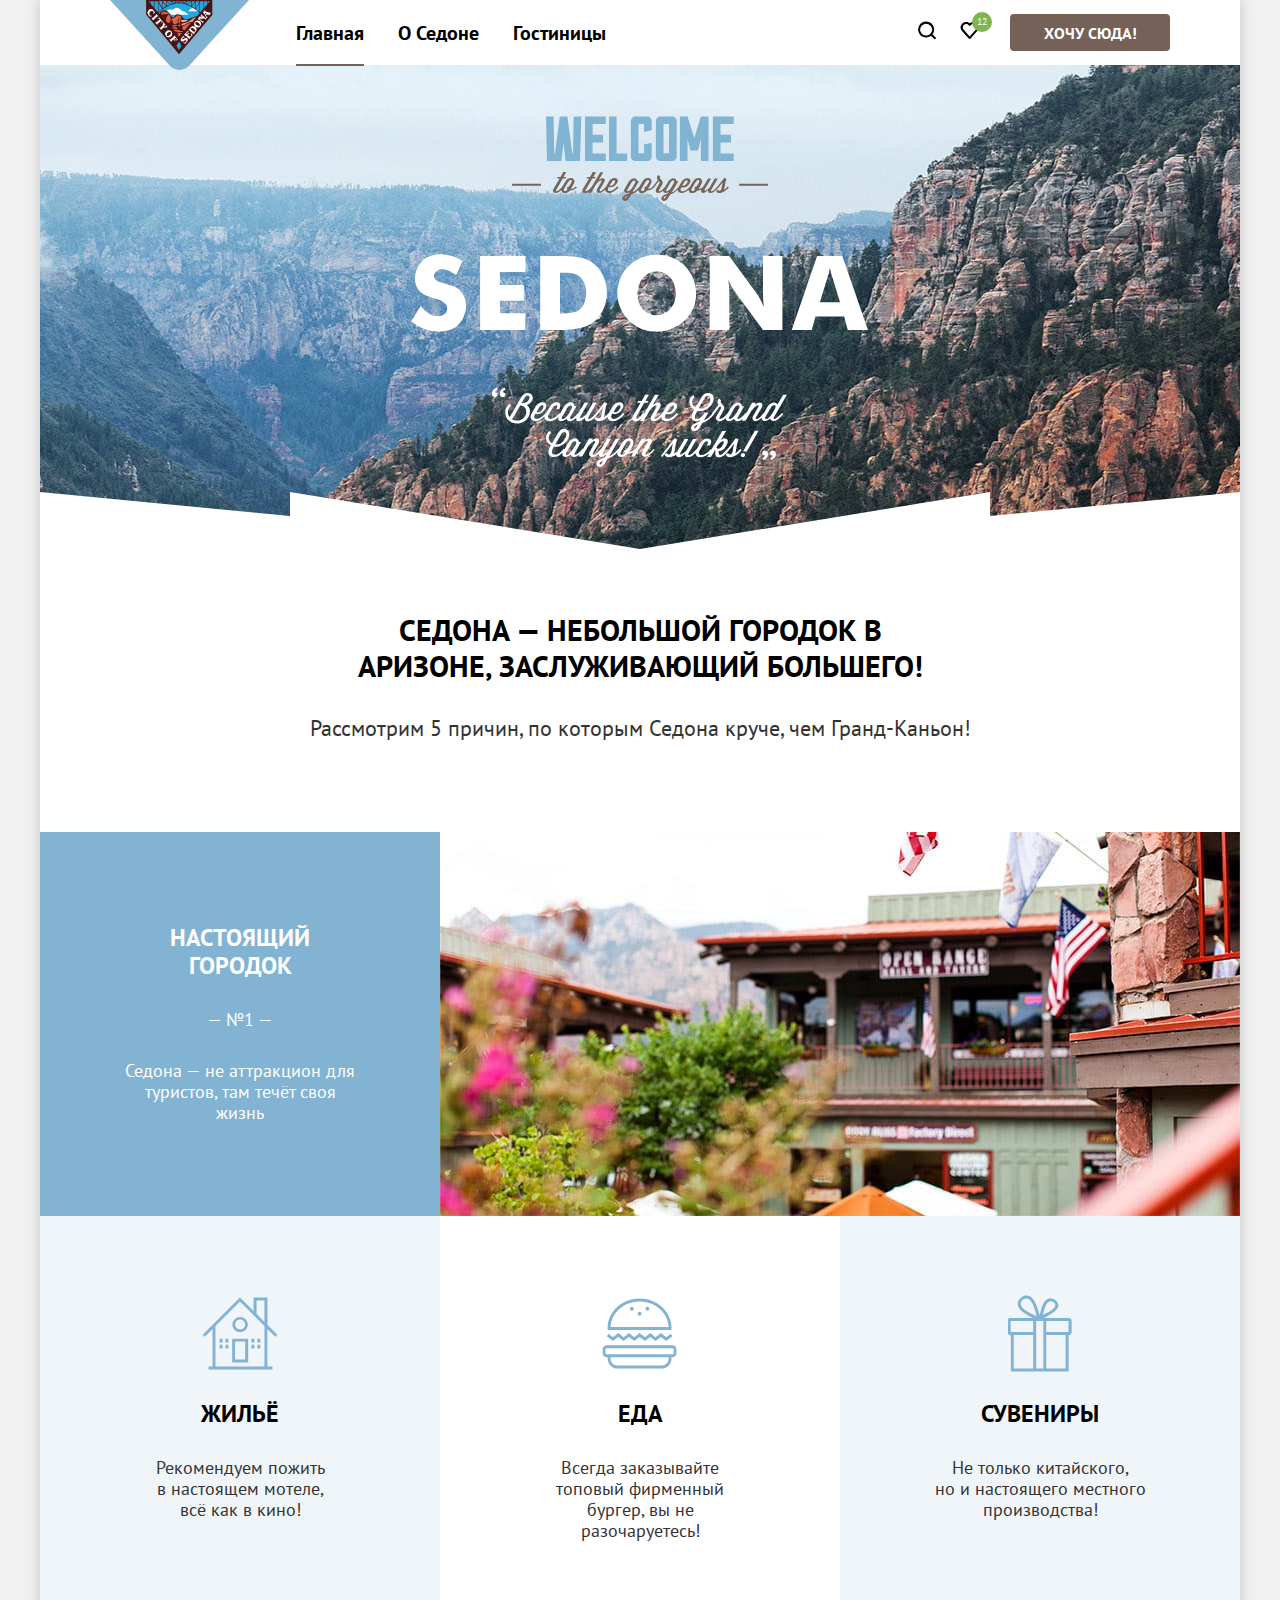
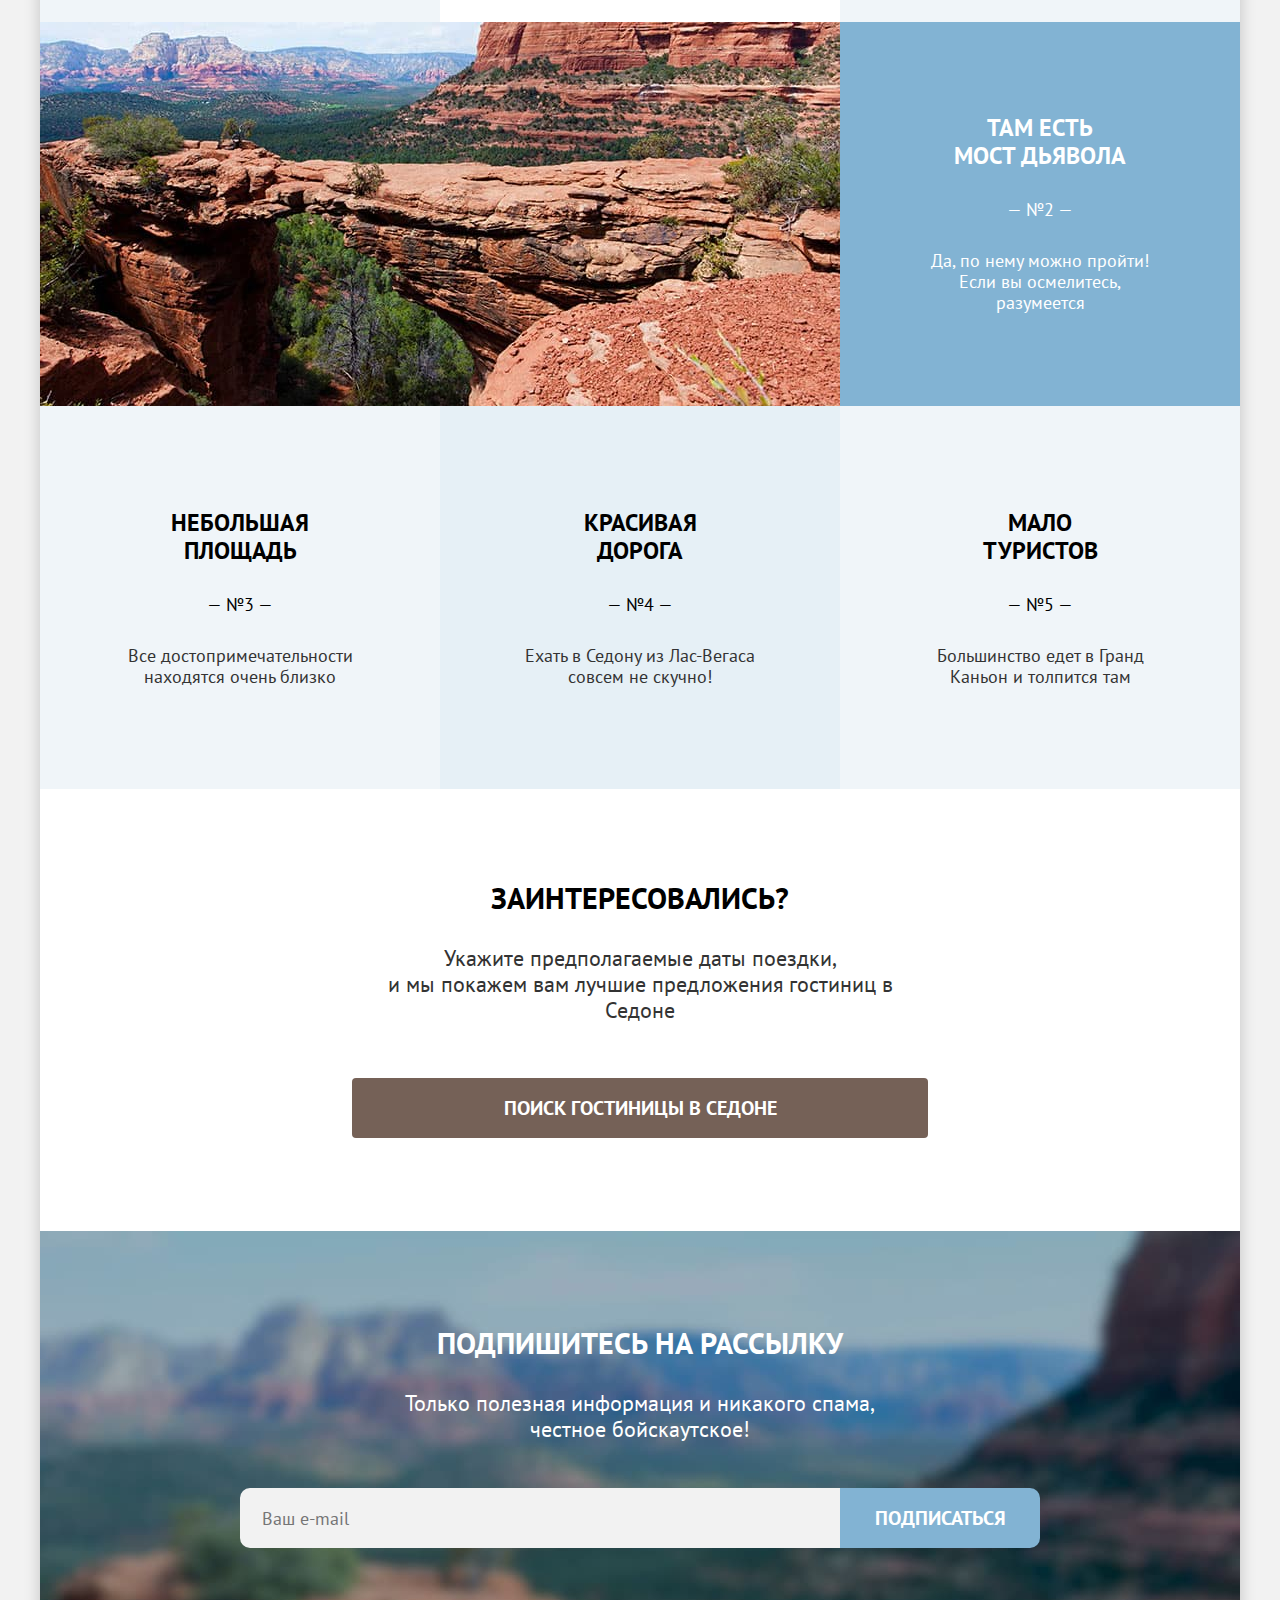
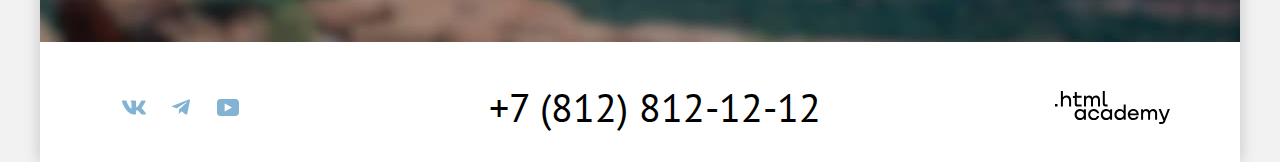
<file: index.html>
<!DOCTYPE html>
<html lang="ru">
  <head>
    <meta charset="utf-8" />
    <meta http-equiv="X-UA-Compatible" content="IE=edge" />
    <meta name="viewport" content="width=device-width, initial-scale=1.0" />
    <title>HTML Academy: Седона</title>
    <link rel="stylesheet" href="styles/styles.css" />
    <link rel="icon" type="image/x-icon" href="favicon.ico" />
    <link rel="icon" type="image/png" href="images/favicon.png" />
  </head>
  <body>
    <div class="page-wrapper">
      <header class="page-header">
        <a class="navigation-logo" href="index.html">
          <img
            class="page-header-logo"
            src="images/svg/logo-header.svg"
            alt="Логотип сайта городка Седоны."
            width="139"
            height="70"
          />
        </a>
        <nav class="navigation">
          <ul class="navigation-list">
            <li class="navigation-item">
              <a
                class="navigation-link navigation-link-current"
                >Главная</a
              >
            </li>
            <li class="navigation-item">
              <a class="navigation-link" href="#">О Седоне</a>
            </li>
            <li class="navigation-item">
              <a class="navigation-link" href="catalog.html">Гостиницы</a>
            </li>
          </ul>
        </nav>
        <div class="user-bar">
          <a class="user-bar-link" href="#">
            <svg
              aria-hidden="true"
              focusable="false"
              width="19"
              height="19"
              xmlns="http://www.w3.org/2000/svg"
            >
              <path
                d="m18.16 17.05-3.71-3.7c1-1.3 1.7-3 1.7-4.9 0-4.4-3.6-8-8.02-8a8.12 8.12 0 0 0-8.02 8.1c0 4.4 3.6 8 8.02 8 1.8 0 3.51-.6 4.91-1.7l3.71 3.7 1.4-1.5Zm-10.03-2.5c-3.3 0-6.02-2.7-6.02-6a6.03 6.03 0 0 1 12.04 0c0 3.3-2.71 6-6.02 6Z"
              />
            </svg>
            <span class="visually-hidden">Поиск гостиниц.</span>
          </a>
          <a class="user-bar-link user-bar-favorite" href="#">
            <svg
              aria-hidden="true"
              focusable="false"
              width="19"
              height="17"
              xmlns="http://www.w3.org/2000/svg"
            >
              <path
                d="M9.58 17c-.3 0-.6-.1-.8-.4-5.42-6.1-6.72-7.5-7.03-7.9A5.4 5.4 0 0 1 6.16 0c1.31 0 2.51.5 3.52 1.3a5.47 5.47 0 0 1 9.03 4.1c0 1.3-.5 2.5-1.31 3.4l-7.02 7.9c-.2.2-.4.3-.8.3ZM3.56 7.5c.3.4 3.51 4 6.12 6.9l6.21-7c.5-.5.7-1.2.7-2 0-1.8-1.5-3.3-3.3-3.3-1 0-2 .5-2.71 1.3-.3.3-.6.4-.9.4-.3 0-.6-.2-.8-.4a3.7 3.7 0 0 0-2.71-1.3c-1.8 0-3.31 1.5-3.31 3.3-.1.9.3 1.6.7 2.1-.1 0-.1 0 0 0Z"
              />
            </svg>
            <span class="visually-hidden">Избранные.</span>
          </a>
          <a class="button button-link user-bar-button" href="#">Хочу сюда!</a>
        </div>
      </header>
      <main class="main-container main-index">
        <section class="welcome">
          <h1 class="visually-hidden">Сайт городка Седона</h1>
          <img
            class="welcome-sedona"
            src="images/svg/welcome.svg"
            alt="Добро пожаловать в великолепный городок Седоны. Потому что гранд-Каньон - отстой!"
            width="458"
            height="352"
          />
        </section>
        <section class="advantages">
          <h2 class="slogan-title">
            Седона — небольшой городок в Аризоне, заслуживающий большего!
          </h2>
          <p class="slogan-text">
            Рассмотрим 5 причин, по которым Седона круче, чем Гранд-Каньон!
          </p>
          <div class="advantages-card">
            <div class="advantages-card-dark">
              <h3 class="advantages-title">Настоящий городок</h3>
              <span class="advantages-number">— №1 —</span>
              <p class="advantages-subject">
                Седона — не аттракцион для туристов, там течёт своя жизнь
              </p>
            </div>
            <img
              class="advantages-img"
              src="images/city-view.jpg"
              alt="Красивый пример городка."
              width="800"
              height="384"
            />
          </div>
          <ul class="advantages-list advantages-list-top">
            <li class="advantages-item advantages-item-hotel">
              <h3 class="advantages-title">Жильё</h3>
              <p class="advantages-subject">
                Рекомендуем пожить в&nbsp;настоящем мотеле, всё&nbsp;как&nbsp;в
                кино!
              </p>
            </li>
            <li class="advantages-item advantages-item-food">
              <h3 class="advantages-title">Еда</h3>
              <p class="advantages-subject">
                Всегда заказывайте топовый&nbsp;фирменный бургер, вы не
                разочаруетесь!
              </p>
            </li>
            <li class="advantages-item advantages-item-souvenir">
              <h3 class="advantages-title">Сувениры</h3>
              <p class="advantages-subject">
                Не только китайского, но&nbsp;и&nbsp;настоящего местного
                производства!
              </p>
            </li>
          </ul>
          <div class="advantages-card">
            <img
              class="advantages-img"
              src="images/devil-bridge.jpg"
              alt="Горы."
              width="800"
              height="384"
            />
            <div class="advantages-card-dark">
              <h3 class="advantages-title">Там есть мост&nbsp;дьявола</h3>
              <span class="advantages-number">— №2 —</span>
              <p class="advantages-subject">
                Да, по нему можно пройти! Если вы осмелитесь, разумеется
              </p>
            </div>
          </div>
          <ul class="advantages-list advantages-list-bottom">
            <li class="advantages-item">
              <h3 class="advantages-title">Небольшая<br />площадь</h3>
              <span class="advantages-number">— №3 —</span>
              <p class="advantages-subject">
                Все достопримечательности находятся очень близко
              </p>
            </li>
            <li class="advantages-item">
              <h3 class="advantages-title">Красивая<br />дорога</h3>
              <span class="advantages-number">— №4 —</span>
              <p class="advantages-subject">
                Ехать в Седону из Лас-Вегаса совсем не скучно!
              </p>
            </li>
            <li class="advantages-item">
              <h3 class="advantages-title">Мало<br />туристов</h3>
              <span class="advantages-number">— №5 —</span>
              <p class="advantages-subject">
                Большинство едет в Гранд Каньон и толпится там
              </p>
            </li>
          </ul>
        </section>
        <section class="search">
          <h2 class="search-title">Заинтересовались?</h2>
          <p class="search-text">
            Укажите предполагаемые даты поездки,<br />
            и мы покажем вам лучшие предложения гостиниц в Седоне
          </p>
          <a class="button button-link button-search" href="#"
            >Поиск гостиницы в Седоне</a
          >
        </section>
        <section class="newsletter newsletter-background">
          <h2 class="newsletter-title">Подпишитесь на рассылку</h2>
          <p class="newsletter-text">
            Только полезная информация и никакого спама, честное бойскаутское!
          </p>
          <form
            class="newsletter-form"
            action="https://echo.htmlacademy.ru/"
            method="post"
          >
            <input
              class="field"
              type="email"
              name="newsletter-email"
              placeholder="Ваш e-mail"
              required
              aria-label="Ваш e-mail"
            />
            <button
              class="button button-submit newsletter-button"
              type="submit"
            >
              Подписаться
            </button>
          </form>
        </section>
      </main>
      <footer class="page-footer">
        <ul class="footer-social-list">
          <li class="footer-social-item">
            <a
              class="social-button social-button-vk"
              href="https://vk.com/htmlacademy"
            >
              <span class="visually-hidden">Вконтакте.</span>
              <svg
                class="social-icon"
                aria-hidden="true"
                focusable="false"
                width="24"
                height="15"
                xmlns="http://www.w3.org/2000/svg"
              >
                <path
                  fill-rule="evenodd"
                  clip-rule="evenodd"
                  d="M23.45 1.45c.17-.55 0-.95-.8-.95h-2.62c-.67 0-.98.35-1.14.73 0 0-1.34 3.2-3.23 5.27-.61.6-.89.8-1.22.8-.17 0-.42-.2-.42-.74V1.45c0-.66-.18-.95-.74-.95H9.15c-.42 0-.67.3-.67.6 0 .61.95.76 1.05 2.5v3.8c0 .84-.16.99-.5.99-.88 0-3.05-3.21-4.33-6.89-.25-.71-.5-1-1.17-1H.9c-.75 0-.9.35-.9.73 0 .68.89 4.07 4.14 8.55 2.18 3.06 5.23 4.72 8.01 4.72 1.67 0 1.88-.37 1.88-1v-2.32c0-.73.16-.88.69-.88.38 0 1.05.2 2.61 1.67 1.78 1.75 2.07 2.53 3.08 2.53h2.62c.75 0 1.13-.37.91-1.1-.24-.72-1.09-1.77-2.21-3.02-.62-.7-1.54-1.47-1.81-1.86-.4-.49-.28-.7 0-1.14 0 0 3.2-4.43 3.53-5.93Z"
                />
              </svg>
            </a>
          </li>
          <li class="footer-social-item">
            <a
              class="social-button social-button-tg"
              href="https://t.me/htmlacademy"
            >
              <span class="visually-hidden">Телеграм.</span>
              <svg
                class="social-icon"
                aria-hidden="true"
                focusable="false"
                width="18"
                height="17"
                xmlns="http://www.w3.org/2000/svg"
              >
                <path
                  d="M16.79.6.84 6.75c-1.09.43-1.08 1.04-.2 1.31l4.1 1.28 9.47-5.98c.44-.27.85-.12.52.18l-7.68 6.92-.28 4.22c.41 0 .6-.19.83-.41l1.99-1.93 4.13 3.05c.77.42 1.31.2 1.5-.7l2.72-12.8C18.22.77 17.5.27 16.79.59Z"
                />
              </svg>
            </a>
          </li>
          <li class="footer-social-item">
            <a
              class="social-button social-button-yt"
              href="https://www.youtube.com/user/htmlacademyru"
            >
              <span class="visually-hidden">YouTube.</span>
              <svg
                class="social-icon"
                aria-hidden="true"
                focusable="false"
                width="22"
                height="17"
                xmlns="http://www.w3.org/2000/svg"
              >
                <path
                  d="M18.6 0H3.18C1.31 0 0 1.6 0 3.4v10.1C0 15.4 1.31 17 3.17 17h15.66c1.64 0 3.17-1.6 3.17-3.4V3.4C21.78 1.6 20.47 0 18.6 0ZM7.67 12.54V4.46L15 8.5l-7.33 4.04Z"
                />
              </svg>
            </a>
          </li>
        </ul>
        <a class="page-footer-phone" href="tel:+78128121212"
          >+7 (812) 812-12-12</a
        >
        <a class="page-footer-logo" href="https://htmlacademy.ru/">
          <span class="visually-hidden">Сайт HTML академии.</span>
          <svg
            class="footer-logo-icon"
            aria-hidden="true"
            focusable="false"
            width="115"
            height="33"
            fill="none"
            xmlns="http://www.w3.org/2000/svg"
          >
            <path
              d="M0 12.9v2.6h2.5v-2.6H0ZM11.6 4.5c-1.6 0-2.8.7-3.6 1.7h-.1V0h-2v15.5h2v-5.3c0-2.1 1.3-3.6 3.3-3.6 1.8 0 2.9 1.4 2.9 3.2v5.7h2V9.4c.1-3-1.8-4.9-4.5-4.9ZM26.6 4.8h-4.8V1.1h-2v3.8h-1.9v2h1.9v6c0 1.7 1 2.7 2.7 2.7h4.1v-2h-3.7c-.7 0-1.1-.4-1.1-1.1V6.8h4.8v-2ZM41.1 4.6c-1.6 0-2.9.8-3.5 2.1h-.1c-.6-1.2-1.8-2.1-3.4-2.1-1.4 0-2.5.8-3.1 1.8h-.1V4.8H29v10.6h2V10c0-2 1-3.5 2.6-3.5 1.5 0 2.4 1 2.4 2.6v6.3h2V9.8c0-2.4 1.4-3.3 2.6-3.3 1.5 0 2.4 1 2.4 2.6v6.3h2V8.9c.1-2.5-1.4-4.3-3.9-4.3ZM47.8 12.7c0 1.7 1 2.7 2.8 2.7h2v-2h-1.7c-.7 0-1.1-.4-1.1-1.1V0h-2v12.7ZM28.9 19.7c-.9-1.1-2.2-1.8-3.9-1.8-3.1 0-5.4 2.3-5.4 5.6s2.3 5.6 5.4 5.6c1.8 0 3-.8 3.8-1.9h.1v1.6h2V18.2h-2v1.5Zm-3.6 7.4c-2.2 0-3.6-1.6-3.6-3.6s1.4-3.6 3.6-3.6 3.6 1.6 3.6 3.6c0 1.9-1.4 3.6-3.6 3.6ZM44.2 22c-.5-2.4-2.6-4.1-5.4-4.1a5.4 5.4 0 0 0-5.6 5.6c0 3.1 2.2 5.6 5.6 5.6 2.8 0 4.9-1.8 5.4-4.2h-2.1a3.4 3.4 0 0 1-3.3 2.3c-2.2 0-3.6-1.6-3.6-3.6s1.4-3.6 3.6-3.6c1.6 0 2.8 1 3.3 2.2h2.1V22ZM55.1 19.7c-.9-1.1-2.2-1.8-3.9-1.8-3.1 0-5.4 2.3-5.4 5.6s2.3 5.6 5.4 5.6c1.8 0 3-.8 3.8-1.9h.1v1.6h2V18.2h-2v1.5Zm-3.6 7.4c-2.2 0-3.6-1.6-3.6-3.6s1.4-3.6 3.6-3.6 3.6 1.6 3.6 3.6c0 1.9-1.5 3.6-3.6 3.6ZM68.7 19.8c-.9-1.1-2.2-1.9-3.9-1.9-3.1 0-5.4 2.3-5.4 5.6s2.2 5.6 5.4 5.6c1.7 0 3-.8 3.8-1.8h.1v1.5h2V13.4h-2v6.4Zm-3.6 7.3c-2.2 0-3.6-1.6-3.6-3.6s1.4-3.6 3.6-3.6 3.6 1.6 3.6 3.6c-.1 2-1.5 3.6-3.6 3.6ZM78.3 17.9c-3.3 0-5.5 2.5-5.5 5.6 0 3 2.1 5.6 5.5 5.6 2.5 0 4.5-1.3 5.2-3.6h-2.1c-.5 1-1.6 1.6-3 1.6-1.9 0-3.3-1.3-3.4-2.9h8.8c.2-3.6-2-6.3-5.5-6.3Zm0 1.9c1.7 0 3 1 3.3 2.6h-6.5c.3-1.5 1.5-2.6 3.2-2.6ZM98.2 17.9c-1.6 0-2.9.8-3.6 2h-.1c-.6-1.2-1.8-2-3.4-2-1.4 0-2.5.7-3.1 1.8v-1.5h-1.9v10.6h2v-5.4c0-2 1-3.4 2.6-3.5 1.5 0 2.4 1 2.4 2.6v6.3h2v-5.6c0-2.4 1.4-3.3 2.6-3.3 1.5 0 2.4 1 2.4 2.6v6.3h2v-6.5c.1-2.6-1.4-4.4-3.9-4.4ZM109.4 27l-3.6-8.9h-2.2l4.8 11.6c-.3.9-.7 1.2-1.7 1.2h-2.5v2h2.5c1.8 0 2.8-.8 3.5-2.6l4.7-12.2h-2.1l-3.4 8.9Z"
            />
          </svg>
        </a>
      </footer>
    </div>
    <div class="modal-container">
      <div class="modal">
        <button class="modal-close-button" type="button">
          <span class="visually-hidden">Закрыть.</span>
        </button>
        <section class="modal-content">
          <h2 class="modal-title">Поиск гостиницы в Седоне</h2>
          <form
            class="search-form"
            action="https://echo.htmlacademy.ru/"
            method="post"
          >
            <!-- Чтобы появился текст корректного заполнения формы к классу .field-container добавить класс .is-valid -->
            <!-- Чтобы появился текст ошибки к классу .field-container добавить класс .is-invalid -->

            <div class="field-container">
              <label class="field-label" for="date-from"
                ><span class="name-field">Дата Заезда:</span></label
              >
              <input
                class="modal-input date-input"
                type="text"
                name="date-from"
                id="date-from"
                placeholder="27 апреля 2020"
                required
              />
              <span class="date-error date-text">
                Мы не можем отправить вас в прошлое
              </span>
              <span class="date-hint date-text">
                Хорошее время для отпуска!
              </span>
            </div>

            <!-- Чтобы появился текст корректного заполнения формы к классу .field-container добавить класс .is-valid -->
            <!-- Чтобы появился текст ошибки к классу .field-container добавить класс .is-invalid -->

            <div class="field-container">
              <label class="field-label" for="date-to"
                ><span class="name-field">Дата Выезда:</span></label
              >
              <input
                class="modal-input date-input"
                type="text"
                name="date-to"
                id="date-to"
                placeholder="1 сентября 2021"
                required
              />
              <span class="date-hint date-text">
                На эти даты есть свободные номера. Пока есть.
              </span>
              <span class="date-error date-text">
                На эти даты нет свободных номеров.
              </span>
            </div>
            <div class="field-container">
              <div class="people-field adult-field">
                <label class="field-label" for="adult-number"
                  ><span class="name-field">Взрослые:</span></label
                >
                <div class="number-field">
                  <button class="button-number button-minus" type="button">
                    <span class="visually-hidden"
                      >Уменшить число людей на один.</span
                    ></button
                  ><button class="button-number button-plus" type="button">
                    <span class="visually-hidden"
                      >Увеличить число людей на один.</span
                    >
                  </button>
                  <input
                    class="modal-input number-input"
                    type="number"
                    id="adult-number"
                    name="adult-number"
                    placeholder="2"
                    required
                  />
                </div>
              </div>
              <div class="people-field child-field">
                <label class="field-label" for="child-number"
                  ><span class="name-field name-child-field">Дети:</span></label
                >
                <div class="child-info">
                  <span class="visually-hidden">Подсказка.</span>
                  <div class="popover">
                    <p class="popover-content">
                      Укажите количество детей, которые будут с вами, возраст
                      которых от 6 до 18 лет. Дети до 6 лет размещаются
                      бесплатно.
                    </p>
                  </div>
                </div>
                <div class="number-field">
                  <button class="button-number button-minus" type="button">
                    <span class="visually-hidden"
                      >Уменшить число людей на один.</span
                    ></button
                  ><button class="button-number button-plus" type="button">
                    <span class="visually-hidden"
                      >Увеличить число людей на один.</span
                    >
                  </button>
                  <input
                    class="modal-input number-input"
                    type="number"
                    name="child-number"
                    id="child-number"
                    placeholder="1"
                    required
                  />
                </div>
              </div>
            </div>
            <button class="button button-submit modal-submit" type="submit">
              Найти
            </button>
          </form>
        </section>
      </div>
    </div>
    <script src="./js/index.js"></script>
  </body>
</html>
</file>
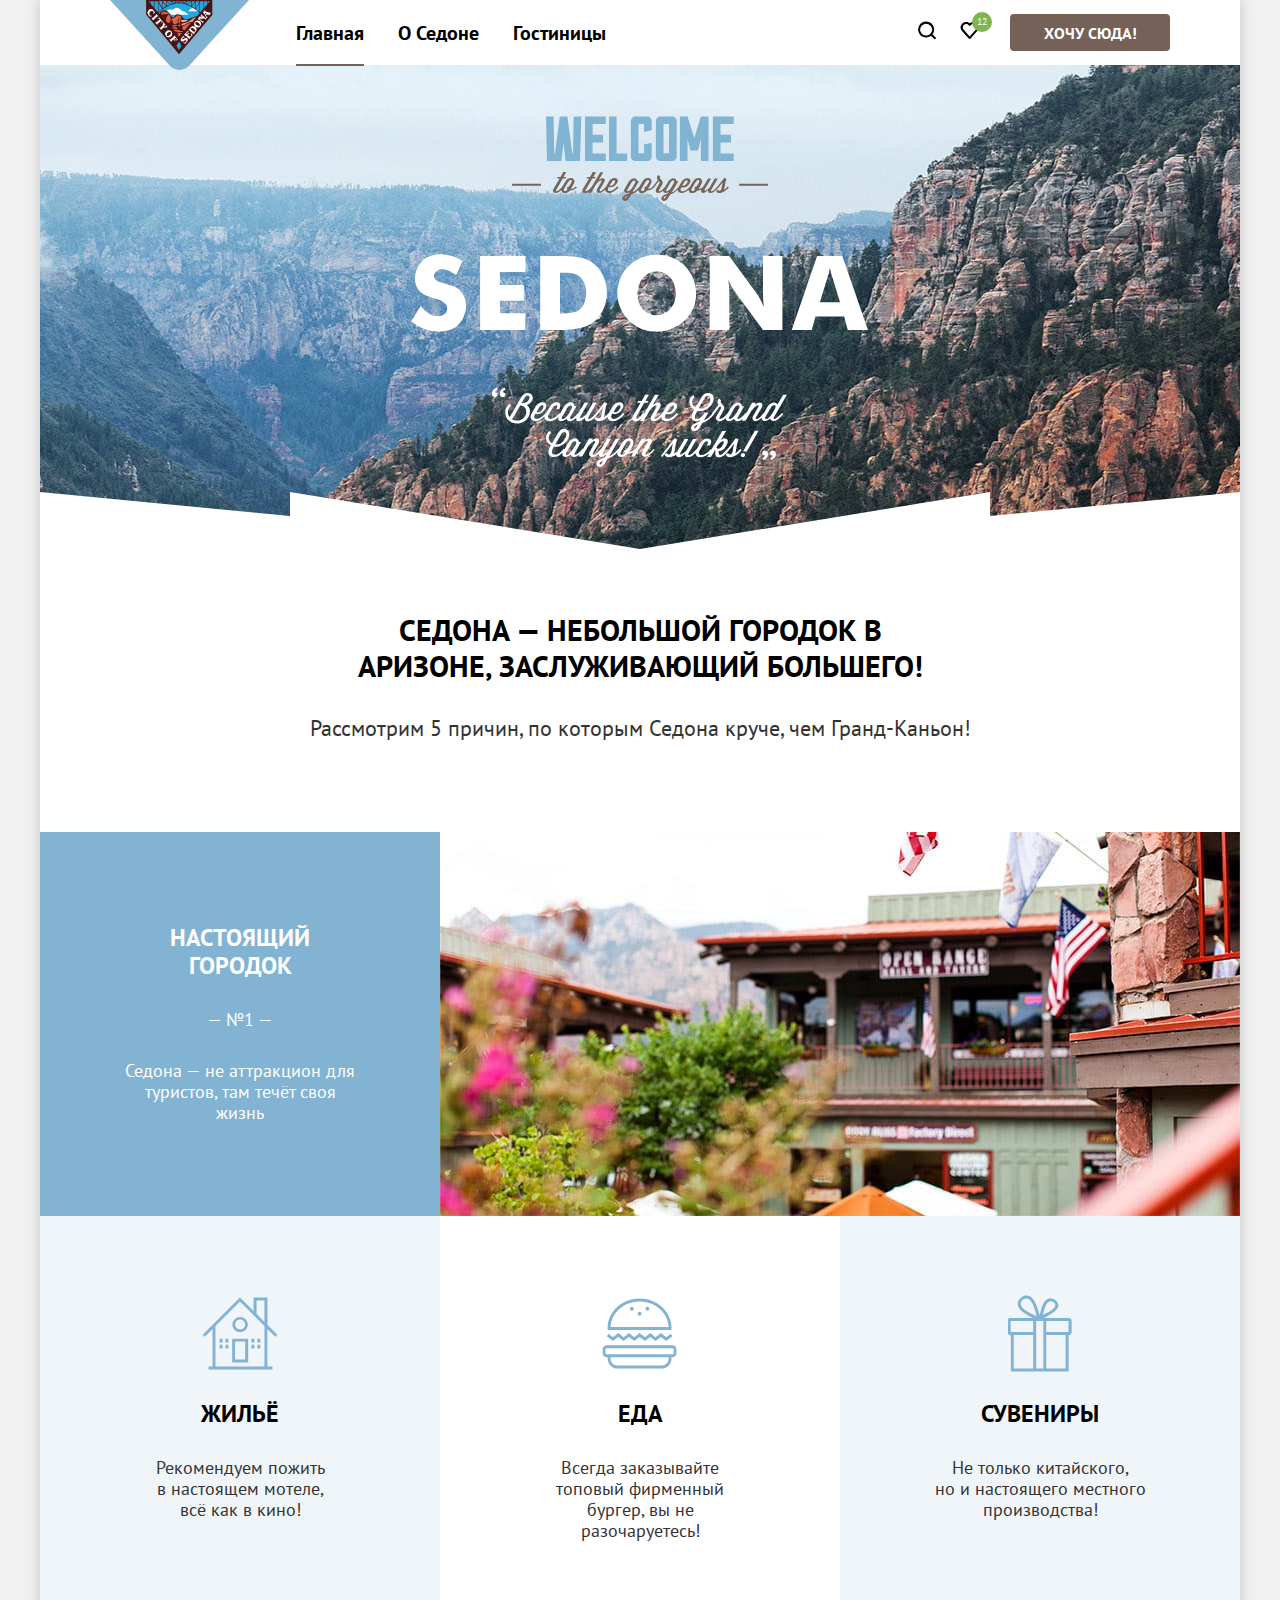
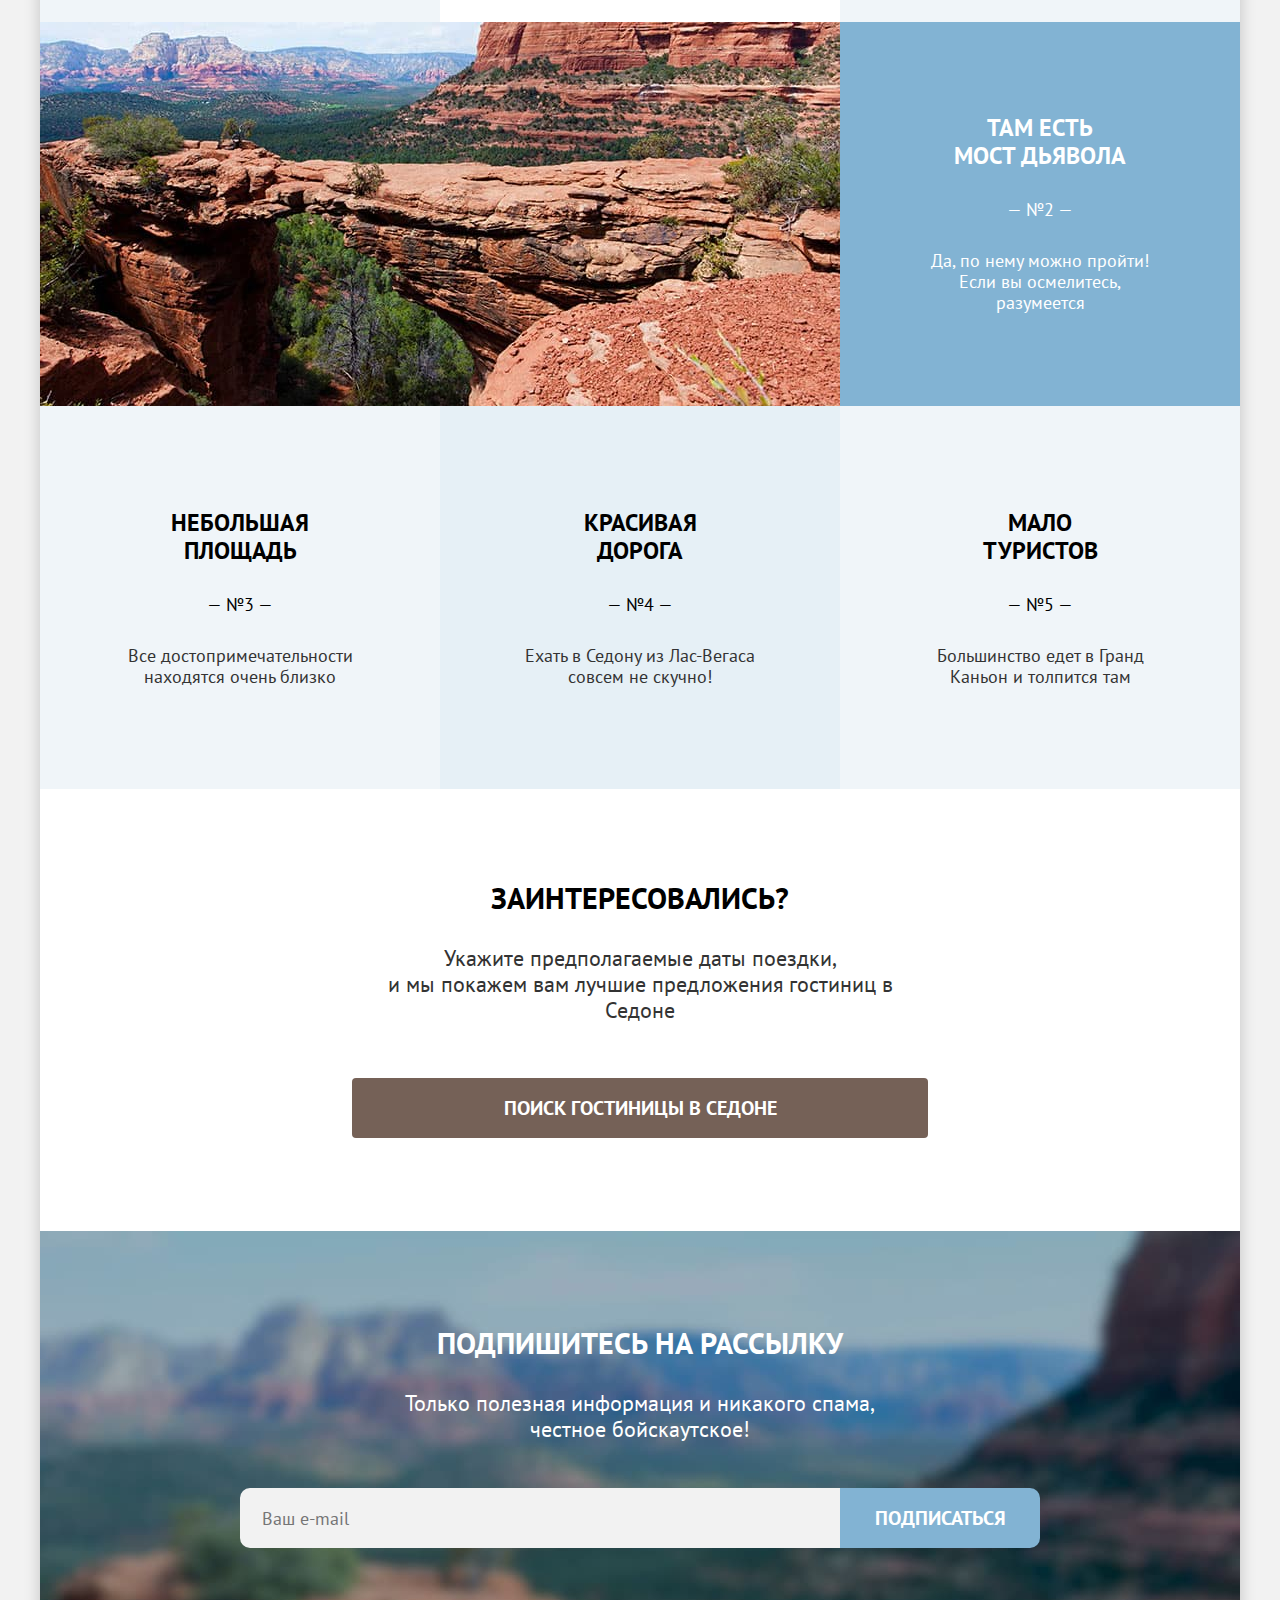
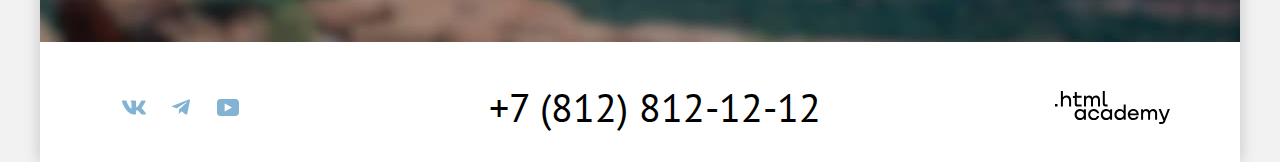
<file: master/index.html>
<!DOCTYPE html>
<html lang="ru">
  <head>
    <meta charset="utf-8" />
    <meta http-equiv="X-UA-Compatible" content="IE=edge" />
    <meta name="viewport" content="width=device-width, initial-scale=1.0" />
    <title>HTML Academy: Седона</title>
    <link rel="stylesheet" href="styles/styles.css" />
    <link rel="icon" type="image/x-icon" href="favicon.ico" />
    <link rel="icon" type="image/png" href="images/favicon.png" />
    <base href="https://htmlacademy-htmlcss.github.io/2108245-sedona-34/master/">
</head>
  <body>
    <div class="page-wrapper">
      <header class="page-header">
        <a class="navigation-logo" href="index.html">
          <img
            class="page-header-logo"
            src="images/svg/logo-header.svg"
            alt="Логотип сайта городка Седоны."
            width="139"
            height="70"
          />
        </a>
        <nav class="navigation">
          <ul class="navigation-list">
            <li class="navigation-item">
              <a
                class="navigation-link navigation-link-current"
                >Главная</a
              >
            </li>
            <li class="navigation-item">
              <a class="navigation-link" href="#">О Седоне</a>
            </li>
            <li class="navigation-item">
              <a class="navigation-link" href="catalog.html">Гостиницы</a>
            </li>
          </ul>
        </nav>
        <div class="user-bar">
          <a class="user-bar-link" href="#">
            <svg
              aria-hidden="true"
              focusable="false"
              width="19"
              height="19"
              xmlns="http://www.w3.org/2000/svg"
            >
              <path
                d="m18.16 17.05-3.71-3.7c1-1.3 1.7-3 1.7-4.9 0-4.4-3.6-8-8.02-8a8.12 8.12 0 0 0-8.02 8.1c0 4.4 3.6 8 8.02 8 1.8 0 3.51-.6 4.91-1.7l3.71 3.7 1.4-1.5Zm-10.03-2.5c-3.3 0-6.02-2.7-6.02-6a6.03 6.03 0 0 1 12.04 0c0 3.3-2.71 6-6.02 6Z"
              />
            </svg>
            <span class="visually-hidden">Поиск гостиниц.</span>
          </a>
          <a class="user-bar-link user-bar-favorite" href="#">
            <svg
              aria-hidden="true"
              focusable="false"
              width="19"
              height="17"
              xmlns="http://www.w3.org/2000/svg"
            >
              <path
                d="M9.58 17c-.3 0-.6-.1-.8-.4-5.42-6.1-6.72-7.5-7.03-7.9A5.4 5.4 0 0 1 6.16 0c1.31 0 2.51.5 3.52 1.3a5.47 5.47 0 0 1 9.03 4.1c0 1.3-.5 2.5-1.31 3.4l-7.02 7.9c-.2.2-.4.3-.8.3ZM3.56 7.5c.3.4 3.51 4 6.12 6.9l6.21-7c.5-.5.7-1.2.7-2 0-1.8-1.5-3.3-3.3-3.3-1 0-2 .5-2.71 1.3-.3.3-.6.4-.9.4-.3 0-.6-.2-.8-.4a3.7 3.7 0 0 0-2.71-1.3c-1.8 0-3.31 1.5-3.31 3.3-.1.9.3 1.6.7 2.1-.1 0-.1 0 0 0Z"
              />
            </svg>
            <span class="visually-hidden">Избранные.</span>
          </a>
          <a class="button button-link user-bar-button" href="#">Хочу сюда!</a>
        </div>
      </header>
      <main class="main-container main-index">
        <section class="welcome">
          <h1 class="visually-hidden">Сайт городка Седона</h1>
          <img
            class="welcome-sedona"
            src="images/svg/welcome.svg"
            alt="Добро пожаловать в великолепный городок Седоны. Потому что гранд-Каньон - отстой!"
            width="458"
            height="352"
          />
        </section>
        <section class="advantages">
          <h2 class="slogan-title">
            Седона — небольшой городок в Аризоне, заслуживающий большего!
          </h2>
          <p class="slogan-text">
            Рассмотрим 5 причин, по которым Седона круче, чем Гранд-Каньон!
          </p>
          <div class="advantages-card">
            <div class="advantages-card-dark">
              <h3 class="advantages-title">Настоящий городок</h3>
              <span class="advantages-number">— №1 —</span>
              <p class="advantages-subject">
                Седона — не аттракцион для туристов, там течёт своя жизнь
              </p>
            </div>
            <img
              class="advantages-img"
              src="images/city-view.jpg"
              alt="Красивый пример городка."
              width="800"
              height="384"
            />
          </div>
          <ul class="advantages-list advantages-list-top">
            <li class="advantages-item advantages-item-hotel">
              <h3 class="advantages-title">Жильё</h3>
              <p class="advantages-subject">
                Рекомендуем пожить в&nbsp;настоящем мотеле, всё&nbsp;как&nbsp;в
                кино!
              </p>
            </li>
            <li class="advantages-item advantages-item-food">
              <h3 class="advantages-title">Еда</h3>
              <p class="advantages-subject">
                Всегда заказывайте топовый&nbsp;фирменный бургер, вы не
                разочаруетесь!
              </p>
            </li>
            <li class="advantages-item advantages-item-souvenir">
              <h3 class="advantages-title">Сувениры</h3>
              <p class="advantages-subject">
                Не только китайского, но&nbsp;и&nbsp;настоящего местного
                производства!
              </p>
            </li>
          </ul>
          <div class="advantages-card">
            <img
              class="advantages-img"
              src="images/devil-bridge.jpg"
              alt="Горы."
              width="800"
              height="384"
            />
            <div class="advantages-card-dark">
              <h3 class="advantages-title">Там есть мост&nbsp;дьявола</h3>
              <span class="advantages-number">— №2 —</span>
              <p class="advantages-subject">
                Да, по нему можно пройти! Если вы осмелитесь, разумеется
              </p>
            </div>
          </div>
          <ul class="advantages-list advantages-list-bottom">
            <li class="advantages-item">
              <h3 class="advantages-title">Небольшая<br />площадь</h3>
              <span class="advantages-number">— №3 —</span>
              <p class="advantages-subject">
                Все достопримечательности находятся очень близко
              </p>
            </li>
            <li class="advantages-item">
              <h3 class="advantages-title">Красивая<br />дорога</h3>
              <span class="advantages-number">— №4 —</span>
              <p class="advantages-subject">
                Ехать в Седону из Лас-Вегаса совсем не скучно!
              </p>
            </li>
            <li class="advantages-item">
              <h3 class="advantages-title">Мало<br />туристов</h3>
              <span class="advantages-number">— №5 —</span>
              <p class="advantages-subject">
                Большинство едет в Гранд Каньон и толпится там
              </p>
            </li>
          </ul>
        </section>
        <section class="search">
          <h2 class="search-title">Заинтересовались?</h2>
          <p class="search-text">
            Укажите предполагаемые даты поездки,<br />
            и мы покажем вам лучшие предложения гостиниц в Седоне
          </p>
          <a class="button button-link button-search" href="#"
            >Поиск гостиницы в Седоне</a
          >
        </section>
        <section class="newsletter newsletter-background">
          <h2 class="newsletter-title">Подпишитесь на рассылку</h2>
          <p class="newsletter-text">
            Только полезная информация и никакого спама, честное бойскаутское!
          </p>
          <form
            class="newsletter-form"
            action="https://echo.htmlacademy.ru/"
            method="post"
          >
            <input
              class="field"
              type="email"
              name="newsletter-email"
              placeholder="Ваш e-mail"
              required
              aria-label="Ваш e-mail"
            />
            <button
              class="button button-submit newsletter-button"
              type="submit"
            >
              Подписаться
            </button>
          </form>
        </section>
      </main>
      <footer class="page-footer">
        <ul class="footer-social-list">
          <li class="footer-social-item">
            <a
              class="social-button social-button-vk"
              href="https://vk.com/htmlacademy"
            >
              <span class="visually-hidden">Вконтакте.</span>
              <svg
                class="social-icon"
                aria-hidden="true"
                focusable="false"
                width="24"
                height="15"
                xmlns="http://www.w3.org/2000/svg"
              >
                <path
                  fill-rule="evenodd"
                  clip-rule="evenodd"
                  d="M23.45 1.45c.17-.55 0-.95-.8-.95h-2.62c-.67 0-.98.35-1.14.73 0 0-1.34 3.2-3.23 5.27-.61.6-.89.8-1.22.8-.17 0-.42-.2-.42-.74V1.45c0-.66-.18-.95-.74-.95H9.15c-.42 0-.67.3-.67.6 0 .61.95.76 1.05 2.5v3.8c0 .84-.16.99-.5.99-.88 0-3.05-3.21-4.33-6.89-.25-.71-.5-1-1.17-1H.9c-.75 0-.9.35-.9.73 0 .68.89 4.07 4.14 8.55 2.18 3.06 5.23 4.72 8.01 4.72 1.67 0 1.88-.37 1.88-1v-2.32c0-.73.16-.88.69-.88.38 0 1.05.2 2.61 1.67 1.78 1.75 2.07 2.53 3.08 2.53h2.62c.75 0 1.13-.37.91-1.1-.24-.72-1.09-1.77-2.21-3.02-.62-.7-1.54-1.47-1.81-1.86-.4-.49-.28-.7 0-1.14 0 0 3.2-4.43 3.53-5.93Z"
                />
              </svg>
            </a>
          </li>
          <li class="footer-social-item">
            <a
              class="social-button social-button-tg"
              href="https://t.me/htmlacademy"
            >
              <span class="visually-hidden">Телеграм.</span>
              <svg
                class="social-icon"
                aria-hidden="true"
                focusable="false"
                width="18"
                height="17"
                xmlns="http://www.w3.org/2000/svg"
              >
                <path
                  d="M16.79.6.84 6.75c-1.09.43-1.08 1.04-.2 1.31l4.1 1.28 9.47-5.98c.44-.27.85-.12.52.18l-7.68 6.92-.28 4.22c.41 0 .6-.19.83-.41l1.99-1.93 4.13 3.05c.77.42 1.31.2 1.5-.7l2.72-12.8C18.22.77 17.5.27 16.79.59Z"
                />
              </svg>
            </a>
          </li>
          <li class="footer-social-item">
            <a
              class="social-button social-button-yt"
              href="https://www.youtube.com/user/htmlacademyru"
            >
              <span class="visually-hidden">YouTube.</span>
              <svg
                class="social-icon"
                aria-hidden="true"
                focusable="false"
                width="22"
                height="17"
                xmlns="http://www.w3.org/2000/svg"
              >
                <path
                  d="M18.6 0H3.18C1.31 0 0 1.6 0 3.4v10.1C0 15.4 1.31 17 3.17 17h15.66c1.64 0 3.17-1.6 3.17-3.4V3.4C21.78 1.6 20.47 0 18.6 0ZM7.67 12.54V4.46L15 8.5l-7.33 4.04Z"
                />
              </svg>
            </a>
          </li>
        </ul>
        <a class="page-footer-phone" href="tel:+78128121212"
          >+7 (812) 812-12-12</a
        >
        <a class="page-footer-logo" href="https://htmlacademy.ru/">
          <span class="visually-hidden">Сайт HTML академии.</span>
          <svg
            class="footer-logo-icon"
            aria-hidden="true"
            focusable="false"
            width="115"
            height="33"
            fill="none"
            xmlns="http://www.w3.org/2000/svg"
          >
            <path
              d="M0 12.9v2.6h2.5v-2.6H0ZM11.6 4.5c-1.6 0-2.8.7-3.6 1.7h-.1V0h-2v15.5h2v-5.3c0-2.1 1.3-3.6 3.3-3.6 1.8 0 2.9 1.4 2.9 3.2v5.7h2V9.4c.1-3-1.8-4.9-4.5-4.9ZM26.6 4.8h-4.8V1.1h-2v3.8h-1.9v2h1.9v6c0 1.7 1 2.7 2.7 2.7h4.1v-2h-3.7c-.7 0-1.1-.4-1.1-1.1V6.8h4.8v-2ZM41.1 4.6c-1.6 0-2.9.8-3.5 2.1h-.1c-.6-1.2-1.8-2.1-3.4-2.1-1.4 0-2.5.8-3.1 1.8h-.1V4.8H29v10.6h2V10c0-2 1-3.5 2.6-3.5 1.5 0 2.4 1 2.4 2.6v6.3h2V9.8c0-2.4 1.4-3.3 2.6-3.3 1.5 0 2.4 1 2.4 2.6v6.3h2V8.9c.1-2.5-1.4-4.3-3.9-4.3ZM47.8 12.7c0 1.7 1 2.7 2.8 2.7h2v-2h-1.7c-.7 0-1.1-.4-1.1-1.1V0h-2v12.7ZM28.9 19.7c-.9-1.1-2.2-1.8-3.9-1.8-3.1 0-5.4 2.3-5.4 5.6s2.3 5.6 5.4 5.6c1.8 0 3-.8 3.8-1.9h.1v1.6h2V18.2h-2v1.5Zm-3.6 7.4c-2.2 0-3.6-1.6-3.6-3.6s1.4-3.6 3.6-3.6 3.6 1.6 3.6 3.6c0 1.9-1.4 3.6-3.6 3.6ZM44.2 22c-.5-2.4-2.6-4.1-5.4-4.1a5.4 5.4 0 0 0-5.6 5.6c0 3.1 2.2 5.6 5.6 5.6 2.8 0 4.9-1.8 5.4-4.2h-2.1a3.4 3.4 0 0 1-3.3 2.3c-2.2 0-3.6-1.6-3.6-3.6s1.4-3.6 3.6-3.6c1.6 0 2.8 1 3.3 2.2h2.1V22ZM55.1 19.7c-.9-1.1-2.2-1.8-3.9-1.8-3.1 0-5.4 2.3-5.4 5.6s2.3 5.6 5.4 5.6c1.8 0 3-.8 3.8-1.9h.1v1.6h2V18.2h-2v1.5Zm-3.6 7.4c-2.2 0-3.6-1.6-3.6-3.6s1.4-3.6 3.6-3.6 3.6 1.6 3.6 3.6c0 1.9-1.5 3.6-3.6 3.6ZM68.7 19.8c-.9-1.1-2.2-1.9-3.9-1.9-3.1 0-5.4 2.3-5.4 5.6s2.2 5.6 5.4 5.6c1.7 0 3-.8 3.8-1.8h.1v1.5h2V13.4h-2v6.4Zm-3.6 7.3c-2.2 0-3.6-1.6-3.6-3.6s1.4-3.6 3.6-3.6 3.6 1.6 3.6 3.6c-.1 2-1.5 3.6-3.6 3.6ZM78.3 17.9c-3.3 0-5.5 2.5-5.5 5.6 0 3 2.1 5.6 5.5 5.6 2.5 0 4.5-1.3 5.2-3.6h-2.1c-.5 1-1.6 1.6-3 1.6-1.9 0-3.3-1.3-3.4-2.9h8.8c.2-3.6-2-6.3-5.5-6.3Zm0 1.9c1.7 0 3 1 3.3 2.6h-6.5c.3-1.5 1.5-2.6 3.2-2.6ZM98.2 17.9c-1.6 0-2.9.8-3.6 2h-.1c-.6-1.2-1.8-2-3.4-2-1.4 0-2.5.7-3.1 1.8v-1.5h-1.9v10.6h2v-5.4c0-2 1-3.4 2.6-3.5 1.5 0 2.4 1 2.4 2.6v6.3h2v-5.6c0-2.4 1.4-3.3 2.6-3.3 1.5 0 2.4 1 2.4 2.6v6.3h2v-6.5c.1-2.6-1.4-4.4-3.9-4.4ZM109.4 27l-3.6-8.9h-2.2l4.8 11.6c-.3.9-.7 1.2-1.7 1.2h-2.5v2h2.5c1.8 0 2.8-.8 3.5-2.6l4.7-12.2h-2.1l-3.4 8.9Z"
            />
          </svg>
        </a>
      </footer>
    </div>
    <div class="modal-container">
      <div class="modal">
        <button class="modal-close-button" type="button">
          <span class="visually-hidden">Закрыть.</span>
        </button>
        <section class="modal-content">
          <h2 class="modal-title">Поиск гостиницы в Седоне</h2>
          <form
            class="search-form"
            action="https://echo.htmlacademy.ru/"
            method="post"
          >
            <!-- Чтобы появился текст корректного заполнения формы к классу .field-container добавить класс .is-valid -->
            <!-- Чтобы появился текст ошибки к классу .field-container добавить класс .is-invalid -->

            <div class="field-container">
              <label class="field-label" for="date-from"
                ><span class="name-field">Дата Заезда:</span></label
              >
              <input
                class="modal-input date-input"
                type="text"
                name="date-from"
                id="date-from"
                placeholder="27 апреля 2020"
                required
              />
              <span class="date-error date-text">
                Мы не можем отправить вас в прошлое
              </span>
              <span class="date-hint date-text">
                Хорошее время для отпуска!
              </span>
            </div>

            <!-- Чтобы появился текст корректного заполнения формы к классу .field-container добавить класс .is-valid -->
            <!-- Чтобы появился текст ошибки к классу .field-container добавить класс .is-invalid -->

            <div class="field-container">
              <label class="field-label" for="date-to"
                ><span class="name-field">Дата Выезда:</span></label
              >
              <input
                class="modal-input date-input"
                type="text"
                name="date-to"
                id="date-to"
                placeholder="1 сентября 2021"
                required
              />
              <span class="date-hint date-text">
                На эти даты есть свободные номера. Пока есть.
              </span>
              <span class="date-error date-text">
                На эти даты нет свободных номеров.
              </span>
            </div>
            <div class="field-container">
              <div class="people-field adult-field">
                <label class="field-label" for="adult-number"
                  ><span class="name-field">Взрослые:</span></label
                >
                <div class="number-field">
                  <button class="button-number button-minus" type="button">
                    <span class="visually-hidden"
                      >Уменшить число людей на один.</span
                    ></button
                  ><button class="button-number button-plus" type="button">
                    <span class="visually-hidden"
                      >Увеличить число людей на один.</span
                    >
                  </button>
                  <input
                    class="modal-input number-input"
                    type="number"
                    id="adult-number"
                    name="adult-number"
                    placeholder="2"
                    required
                  />
                </div>
              </div>
              <div class="people-field child-field">
                <label class="field-label" for="child-number"
                  ><span class="name-field name-child-field">Дети:</span></label
                >
                <div class="child-info">
                  <span class="visually-hidden">Подсказка.</span>
                  <div class="popover">
                    <p class="popover-content">
                      Укажите количество детей, которые будут с вами, возраст
                      которых от 6 до 18 лет. Дети до 6 лет размещаются
                      бесплатно.
                    </p>
                  </div>
                </div>
                <div class="number-field">
                  <button class="button-number button-minus" type="button">
                    <span class="visually-hidden"
                      >Уменшить число людей на один.</span
                    ></button
                  ><button class="button-number button-plus" type="button">
                    <span class="visually-hidden"
                      >Увеличить число людей на один.</span
                    >
                  </button>
                  <input
                    class="modal-input number-input"
                    type="number"
                    name="child-number"
                    id="child-number"
                    placeholder="1"
                    required
                  />
                </div>
              </div>
            </div>
            <button class="button button-submit modal-submit" type="submit">
              Найти
            </button>
          </form>
        </section>
      </div>
    </div>
    <script src="./js/index.js"></script>
  </body>
</html>
</file>
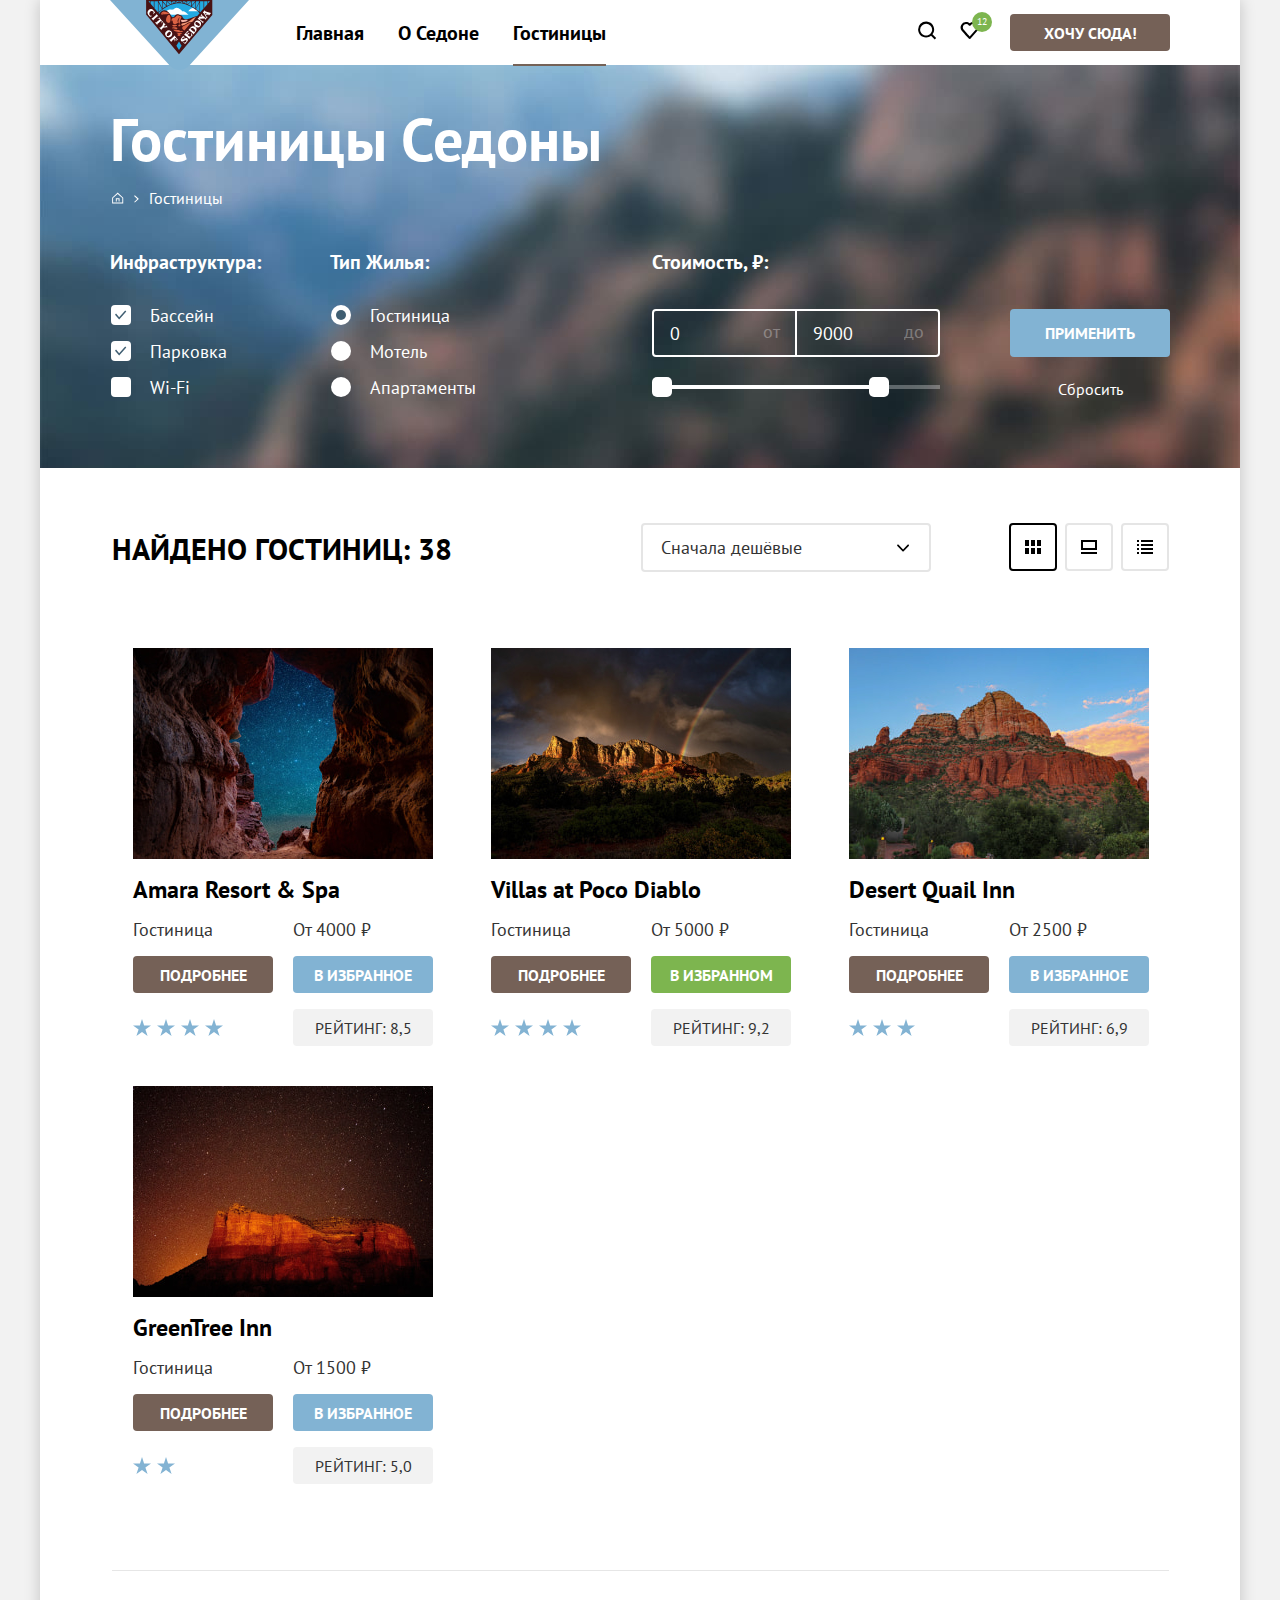
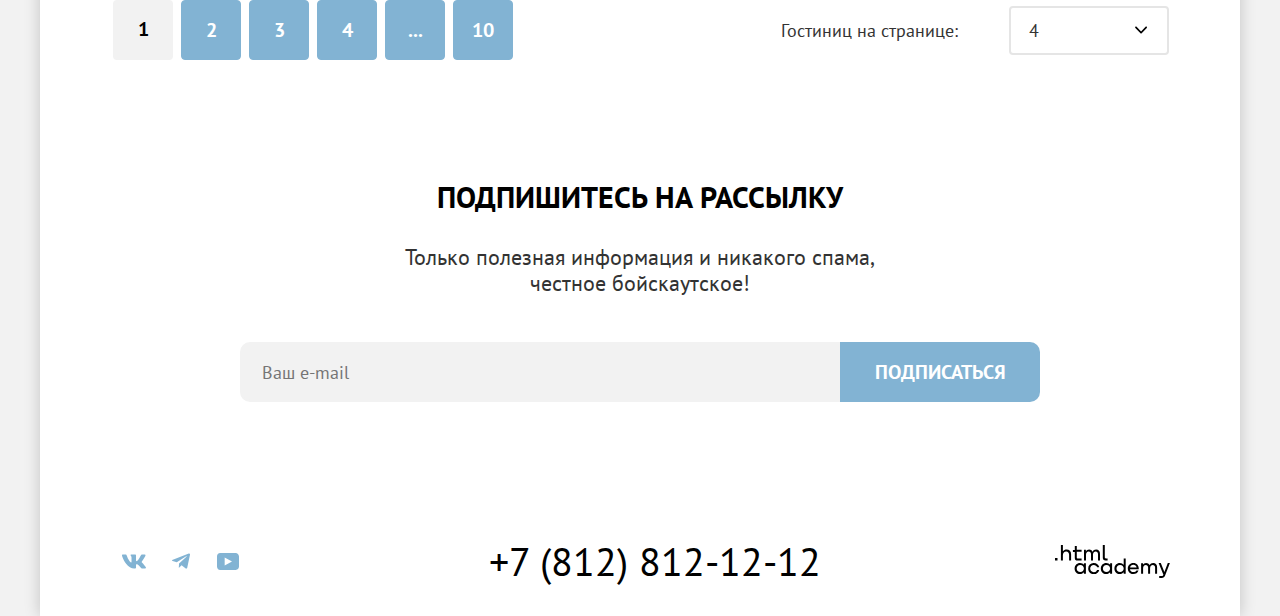
<file: catalog.html>
<!DOCTYPE html>
<html lang="ru">
  <head>
    <meta charset="utf-8" />
    <meta http-equiv="X-UA-Compatible" content="IE=edge" />
    <meta name="viewport" content="width=device-width, initial-scale=1.0" />
    <title>Каталог</title>
    <link rel="stylesheet" href="styles/styles.css" />
    <link rel="icon" href="favicon.ico" type="image/x-icon" />
  </head>
  <body>
    <div class="page-wrapper">
      <header class="page-header">
        <a class="navigation-logo" href="index.html">
          <img
            class="page-header-logo"
            src="images/svg/logo-header.svg"
            alt="Логотип сайта городка Седоны."
            width="139"
            height="70"
          />
        </a>
        <nav class="navigation">
          <ul class="navigation-list">
            <li class="navigation-item">
              <a class="navigation-link" href="index.html">Главная</a>
            </li>
            <li class="navigation-item">
              <a class="navigation-link" href="#">О Седоне</a>
            </li>
            <li class="navigation-item">
              <a
                class="navigation-link navigation-link-current"
                >Гостиницы</a
              >
            </li>
          </ul>
        </nav>
        <div class="user-bar">
          <a class="user-bar-link" href="#">
            <svg
              aria-hidden="true"
              focusable="false"
              width="19"
              height="19"
              xmlns="http://www.w3.org/2000/svg"
            >
              <path
                d="m18.16 17.05-3.71-3.7c1-1.3 1.7-3 1.7-4.9 0-4.4-3.6-8-8.02-8a8.12 8.12 0 0 0-8.02 8.1c0 4.4 3.6 8 8.02 8 1.8 0 3.51-.6 4.91-1.7l3.71 3.7 1.4-1.5Zm-10.03-2.5c-3.3 0-6.02-2.7-6.02-6a6.03 6.03 0 0 1 12.04 0c0 3.3-2.71 6-6.02 6Z"
              />
            </svg>
            <span class="visually-hidden">Поиск гостиниц.</span>
          </a>
          <a class="user-bar-link user-bar-favorite" href="#">
            <svg
              aria-hidden="true"
              focusable="false"
              width="19"
              height="17"
              xmlns="http://www.w3.org/2000/svg"
            >
              <path
                d="M9.58 17c-.3 0-.6-.1-.8-.4-5.42-6.1-6.72-7.5-7.03-7.9A5.4 5.4 0 0 1 6.16 0c1.31 0 2.51.5 3.52 1.3a5.47 5.47 0 0 1 9.03 4.1c0 1.3-.5 2.5-1.31 3.4l-7.02 7.9c-.2.2-.4.3-.8.3ZM3.56 7.5c.3.4 3.51 4 6.12 6.9l6.21-7c.5-.5.7-1.2.7-2 0-1.8-1.5-3.3-3.3-3.3-1 0-2 .5-2.71 1.3-.3.3-.6.4-.9.4-.3 0-.6-.2-.8-.4a3.7 3.7 0 0 0-2.71-1.3c-1.8 0-3.31 1.5-3.31 3.3-.1.9.3 1.6.7 2.1-.1 0-.1 0 0 0Z"
              />
            </svg>
            <span class="visually-hidden">Избранное.</span>
          </a>
          <a class="button button-link user-bar-button" href="#">Хочу сюда!</a>
        </div>
      </header>
      <main class="main-container main-inner">
        <section class="catalog-filter">
          <header class="inner-header">
            <h1 class="inner-header-title">Гостиницы Седоны</h1>
            <ul class="breadcrumbs">
              <li class="breadcrumbs-item">
                <a
                  class="breadcrumbs-link breadcrumbs-link-home"
                  href="index.html"
                >
                  <span class="visually-hidden">Главная.</span>
                </a>
              </li>
              <li class="breadcrumbs-item">
                <a class="breadcrumbs-link">Гостиницы</a>
              </li>
            </ul>
          </header>
          <section class="catalog-infrastructure">
            <h2 class="visually-hidden">Фильтры для поиска гостиниц.</h2>
            <form
              class="catalog-filter-form"
              action="https://echo.htmlacademy.ru"
              method="post"
            >
              <fieldset class="catalog-filter-group">
                <legend class="catalog-filter-title">Инфраструктура:</legend>
                <ul class="catalog-filter-list">
                  <li class="catalog-filter-item">
                    <label class="control">
                      <input
                        class="visually-hidden control-input-checkbox"
                        type="checkbox"
                        name="infrastructure"
                        value="pool"
                        checked
                      /><span class="control-mark"></span>
                      <span class="control-label">Бассейн</span>
                    </label>
                  </li>
                  <li class="catalog-filter-item">
                    <label class="control">
                      <input
                        class="visually-hidden control-input-checkbox"
                        type="checkbox"
                        name="infrastructure"
                        value="parking"
                        checked
                      /><span class="control-mark"></span>
                      <span class="control-label"> Парковка</span>
                    </label>
                  </li>
                  <li class="catalog-filter-item">
                    <label class="control">
                      <input
                        class="visually-hidden control-input-checkbox"
                        type="checkbox"
                        name="infrastructure"
                        value="wifi"
                      /><span class="control-mark"></span>
                      <span class="control-label"> Wi-Fi</span>
                    </label>
                  </li>
                </ul>
              </fieldset>
              <fieldset class="catalog-filter-group">
                <legend class="catalog-filter-title">Тип Жилья:</legend>
                <ul class="catalog-filter-list">
                  <li class="catalog-filter-item">
                    <label class="control">
                      <input
                        class="visually-hidden control-input"
                        type="radio"
                        name="hotel-type"
                        value="Гостиница"
                        checked
                      /><span class="control-radio"></span>
                      <span class="control-label"> Гостиница</span>
                    </label>
                  </li>
                  <li class="catalog-filter-item">
                    <label class="control">
                      <input
                        class="visually-hidden control-input"
                        type="radio"
                        name="hotel-type"
                        value="Мотель"
                      /><span class="control-radio"></span>
                      <span class="control-label"> Мотель</span>
                    </label>
                  </li>
                  <li class="catalog-filter-item">
                    <label class="control">
                      <input
                        class="visually-hidden control-input"
                        type="radio"
                        name="hotel-type"
                        value="Апартаменты"
                      /><span class="control-radio"></span>
                      <span class="control-label"> Апартаменты</span>
                    </label>
                  </li>
                </ul>
              </fieldset>
              <fieldset class="catalog-filter-group filter-price">
                <legend class="catalog-filter-title catalog-filter-title-price">
                  Стоимость, ₽:
                </legend>
                <div class="price-wrapper">
                  <label class="label-price">
                    <input
                      class="control-input input-price input-price-from"
                      type="number"
                      placeholder="0"
                      name="hotel-price-from"
                      required
                    />
                    <span class="text-price text-price-from">от</span>
                  </label>
                  <label class="label-price">
                    <input
                      class="control-input input-price input-price-to"
                      type="number"
                      placeholder="9000"
                      name="hotel-price-to"
                      required
                    />
                    <span class="text-price text-price-to">до</span>
                  </label>
                </div>
                <div class="range-scale">
                  <div class="buttons-range" style="left: 0; width: 227px">
                    <button
                      class="button-price button-price-from"
                      type="button"
                    >
                      <span class="visually-hidden"
                        >Изменить минимальную цену.</span
                      >
                    </button>
                    <button class="button-price button-price-to" type="button">
                      <span class="visually-hidden"
                        >Изменить максимальную цену.</span
                      >
                    </button>
                  </div>
                </div>
              </fieldset>
              <div class="filter-buttons">
                <button class="button button-submit button-apply" type="submit">
                  Применить
                </button>
                <button class="button button-reset" type="reset">
                  Сбросить
                </button>
              </div>
            </form>
          </section>
        </section>
        <section class="сatalog-results">
          <h2 class="visually-hidden">Результаты поиска.</h2>
          <div class="catalog-view">
            <span class="catalog-results-title">Найдено гостиниц: 38</span>
            <select
              class="select-control select-filter"
              aria-label="Сортировка"
            >
              <option value="cheap">Сначала дешёвые</option>
              <option value="popular">Сначала популярные</option>
              <option value="expensive">Сначала дорогие</option>
            </select>
            <ul class="catalog-view-list">
              <li class="catalog-view-item">
                <a href="#" class="button-view button-view-active view-card">
                  <span class="visually-hidden">Показать карточки.</span>
                </a>
              </li>
              <li class="catalog-view-item">
                <a href="#" class="button-view view-one">
                  <span class="visually-hidden">Показать по одному.</span>
                </a>
              </li>
              <li class="catalog-view-item">
                <a href="#" class="button-view view-list">
                  <span class="visually-hidden">Отобразить списком.</span>
                </a>
              </li>
            </ul>
          </div>
          <ul class="catalog-product-list">
            <li class="catalog-product-item">
              <a class="catalog-product-link" href="#">
                <img
                  class="catalog-product-image"
                  src="images/hotel-amara-resort.jpg"
                  alt="Вид из пещеры."
                  width="300"
                  height="211"
                />
                <h3 class="catalog-product-title">Amara Resort & Spa</h3>
              </a>
              <div class="catalog-product-content">
                <span class="catalog-product-type">Гостиница</span>
                <span class="catalog-product-price">От 4000 ₽</span>
                <a class="catalog-product-button button button-link" href="#"
                  >Подробнее</a
                >
                <a class="catalog-product-like button button-submit" href="#"
                  >В избранное</a
                >
                <span class="catalog-product-star four-star"></span>
                <span class="catalog-product-rating">Рейтинг: 8,5</span>
              </div>
            </li>
            <li class="catalog-product-item">
              <a class="catalog-product-link" href="#">
                <img
                  class="catalog-product-image"
                  src="images/hotel-villas-at-poco-diablo.jpg"
                  alt="Вид на Дьявола."
                  width="300"
                  height="211"
                />
                <h3 class="catalog-product-title">Villas at Poco Diablo</h3>
              </a>
              <div class="catalog-product-content">
                <span class="catalog-product-type">Гостиница</span>
                <span class="catalog-product-price">От 5000 ₽</span>
                <a class="catalog-product-button button button-link" href="#"
                  >Подробнее</a
                >
                <a
                  class="catalog-product-visited button button-visited"
                  href="#"
                  >В избранном</a
                >
                <span class="catalog-product-star four-star"></span>
                <span class="catalog-product-rating">Рейтинг: 9,2</span>
              </div>
            </li>
            <li class="catalog-product-item">
              <a class="catalog-product-link" href="#">
                <img
                  class="catalog-product-image"
                  src="images/hotel-desert-quail-inn.jpg"
                  alt="Красная скала."
                  width="300"
                  height="211"
                />
                <h3 class="catalog-product-title">Desert Quail Inn</h3>
              </a>
              <div class="catalog-product-content">
                <span class="catalog-product-type">Гостиница</span>
                <span class="catalog-product-price">От 2500 ₽</span>
                <a class="catalog-product-button button button-link" href="#"
                  >Подробнее</a
                >
                <a class="catalog-product-like button button-submit" href="#"
                  >В избранное</a
                >
                <span class="catalog-product-star three-star"></span>
                <span class="catalog-product-rating">Рейтинг: 6,9</span>
              </div>
            </li>
            <li class="catalog-product-item">
              <a class="catalog-product-link" href="#">
                <img
                  class="catalog-product-image"
                  src="images/hotel-green-tree.jpg"
                  alt="Небо Седоны."
                  width="300"
                  height="211"
                />
                <h3 class="catalog-product-title">GreenTree Inn</h3>
              </a>
              <div class="catalog-product-content">
                <span class="catalog-product-type">Гостиница</span>
                <span class="catalog-product-price">От 1500 ₽</span>
                <a class="catalog-product-button button button-link" href="#"
                  >Подробнее</a
                >
                <a class="catalog-product-like button button-submit" href="#"
                  >В избранное</a
                >
                <span class="catalog-product-star two-star"></span>
                <span class="catalog-product-rating">Рейтинг: 5,0</span>
              </div>
            </li>
          </ul>
          <div class="pagination-wrapper">
            <ul class="pagination">
              <li class="pagination-item">
                <a class="pagination-link pagination-current">1</a>
              </li>
              <li class="pagination-item">
                <a class="pagination-link" href="#">2</a>
              </li>
              <li class="pagination-item">
                <a class="pagination-link" href="#">3</a>
              </li>
              <li class="pagination-item">
                <a class="pagination-link" href="#">4</a>
              </li>
              <li class="pagination-item">
                <span class="pagination-link pagination-link-divider">...</span>
              </li>
              <li class="pagination-item">
                <a class="pagination-link" href="#">10</a>
              </li>
            </ul>
            <div class="select-number-wrapper">
              <span class="select-text">Гостиниц на странице:</span>
              <select
                class="select-control select-number"
                aria-label="Гостиниц на странице:"
              >
                <option value="1">1</option>
                <option value="2">2</option>
                <option value="3">3</option>
                <option value="3" selected>4</option>
              </select>
            </div>
          </div>
        </section>
        <section class="newsletter newsletter-nobackground">
          <h2 class="newsletter-title">Подпишитесь на рассылку</h2>
          <p class="newsletter-text">
            Только полезная информация и никакого спама, честное бойскаутское!
          </p>
          <form
            class="newsletter-form"
            action="https://echo.htmlacademy.ru/"
            method="post"
          >
            <input
              class="field"
              type="email"
              id="newsletter-email"
              name="newsletter-email"
              placeholder="Ваш e-mail"
              required
              aria-label="Ваш e-mail"
            />
            <button
              class="button button-submit newsletter-button"
              type="submit"
            >
              Подписаться
            </button>
          </form>
        </section>
      </main>
      <footer class="page-footer">
        <ul class="footer-social-list">
          <li class="footer-social-item">
            <a
              class="social-button social-button-vk"
              href="https://vk.com/htmlacademy"
            >
              <span class="visually-hidden">Вконтакте.</span>
              <svg
                class="social-icon"
                aria-hidden="true"
                focusable="false"
                width="24"
                height="15"
                xmlns="http://www.w3.org/2000/svg"
              >
                <path
                  fill-rule="evenodd"
                  clip-rule="evenodd"
                  d="M23.45 1.45c.17-.55 0-.95-.8-.95h-2.62c-.67 0-.98.35-1.14.73 0 0-1.34 3.2-3.23 5.27-.61.6-.89.8-1.22.8-.17 0-.42-.2-.42-.74V1.45c0-.66-.18-.95-.74-.95H9.15c-.42 0-.67.3-.67.6 0 .61.95.76 1.05 2.5v3.8c0 .84-.16.99-.5.99-.88 0-3.05-3.21-4.33-6.89-.25-.71-.5-1-1.17-1H.9c-.75 0-.9.35-.9.73 0 .68.89 4.07 4.14 8.55 2.18 3.06 5.23 4.72 8.01 4.72 1.67 0 1.88-.37 1.88-1v-2.32c0-.73.16-.88.69-.88.38 0 1.05.2 2.61 1.67 1.78 1.75 2.07 2.53 3.08 2.53h2.62c.75 0 1.13-.37.91-1.1-.24-.72-1.09-1.77-2.21-3.02-.62-.7-1.54-1.47-1.81-1.86-.4-.49-.28-.7 0-1.14 0 0 3.2-4.43 3.53-5.93Z"
                />
              </svg>
            </a>
          </li>
          <li class="footer-social-item">
            <a
              class="social-button social-button-tg"
              href="https://t.me/htmlacademy"
            >
              <span class="visually-hidden">Телеграм.</span>
              <svg
                class="social-icon"
                aria-hidden="true"
                focusable="false"
                width="18"
                height="17"
                xmlns="http://www.w3.org/2000/svg"
              >
                <path
                  d="M16.79.6.84 6.75c-1.09.43-1.08 1.04-.2 1.31l4.1 1.28 9.47-5.98c.44-.27.85-.12.52.18l-7.68 6.92-.28 4.22c.41 0 .6-.19.83-.41l1.99-1.93 4.13 3.05c.77.42 1.31.2 1.5-.7l2.72-12.8C18.22.77 17.5.27 16.79.59Z"
                />
              </svg>
            </a>
          </li>
          <li class="footer-social-item">
            <a
              class="social-button social-button-yt"
              href="https://www.youtube.com/user/htmlacademyru"
            >
              <span class="visually-hidden">YouTube.</span>
              <svg
                class="social-icon"
                aria-hidden="true"
                focusable="false"
                width="22"
                height="17"
                xmlns="http://www.w3.org/2000/svg"
              >
                <path
                  d="M18.6 0H3.18C1.31 0 0 1.6 0 3.4v10.1C0 15.4 1.31 17 3.17 17h15.66c1.64 0 3.17-1.6 3.17-3.4V3.4C21.78 1.6 20.47 0 18.6 0ZM7.67 12.54V4.46L15 8.5l-7.33 4.04Z"
                />
              </svg>
            </a>
          </li>
        </ul>
        <a class="page-footer-phone" href="tel:+78128121212"
          >+7 (812) 812-12-12</a
        >
        <a class="page-footer-logo" href="https://htmlacademy.ru/">
          <span class="visually-hidden">Сайт HTML академии.</span>
          <svg
            class="footer-logo-icon"
            aria-hidden="true"
            focusable="false"
            width="115"
            height="33"
            fill="none"
            xmlns="http://www.w3.org/2000/svg"
          >
            <path
              d="M0 12.9v2.6h2.5v-2.6H0ZM11.6 4.5c-1.6 0-2.8.7-3.6 1.7h-.1V0h-2v15.5h2v-5.3c0-2.1 1.3-3.6 3.3-3.6 1.8 0 2.9 1.4 2.9 3.2v5.7h2V9.4c.1-3-1.8-4.9-4.5-4.9ZM26.6 4.8h-4.8V1.1h-2v3.8h-1.9v2h1.9v6c0 1.7 1 2.7 2.7 2.7h4.1v-2h-3.7c-.7 0-1.1-.4-1.1-1.1V6.8h4.8v-2ZM41.1 4.6c-1.6 0-2.9.8-3.5 2.1h-.1c-.6-1.2-1.8-2.1-3.4-2.1-1.4 0-2.5.8-3.1 1.8h-.1V4.8H29v10.6h2V10c0-2 1-3.5 2.6-3.5 1.5 0 2.4 1 2.4 2.6v6.3h2V9.8c0-2.4 1.4-3.3 2.6-3.3 1.5 0 2.4 1 2.4 2.6v6.3h2V8.9c.1-2.5-1.4-4.3-3.9-4.3ZM47.8 12.7c0 1.7 1 2.7 2.8 2.7h2v-2h-1.7c-.7 0-1.1-.4-1.1-1.1V0h-2v12.7ZM28.9 19.7c-.9-1.1-2.2-1.8-3.9-1.8-3.1 0-5.4 2.3-5.4 5.6s2.3 5.6 5.4 5.6c1.8 0 3-.8 3.8-1.9h.1v1.6h2V18.2h-2v1.5Zm-3.6 7.4c-2.2 0-3.6-1.6-3.6-3.6s1.4-3.6 3.6-3.6 3.6 1.6 3.6 3.6c0 1.9-1.4 3.6-3.6 3.6ZM44.2 22c-.5-2.4-2.6-4.1-5.4-4.1a5.4 5.4 0 0 0-5.6 5.6c0 3.1 2.2 5.6 5.6 5.6 2.8 0 4.9-1.8 5.4-4.2h-2.1a3.4 3.4 0 0 1-3.3 2.3c-2.2 0-3.6-1.6-3.6-3.6s1.4-3.6 3.6-3.6c1.6 0 2.8 1 3.3 2.2h2.1V22ZM55.1 19.7c-.9-1.1-2.2-1.8-3.9-1.8-3.1 0-5.4 2.3-5.4 5.6s2.3 5.6 5.4 5.6c1.8 0 3-.8 3.8-1.9h.1v1.6h2V18.2h-2v1.5Zm-3.6 7.4c-2.2 0-3.6-1.6-3.6-3.6s1.4-3.6 3.6-3.6 3.6 1.6 3.6 3.6c0 1.9-1.5 3.6-3.6 3.6ZM68.7 19.8c-.9-1.1-2.2-1.9-3.9-1.9-3.1 0-5.4 2.3-5.4 5.6s2.2 5.6 5.4 5.6c1.7 0 3-.8 3.8-1.8h.1v1.5h2V13.4h-2v6.4Zm-3.6 7.3c-2.2 0-3.6-1.6-3.6-3.6s1.4-3.6 3.6-3.6 3.6 1.6 3.6 3.6c-.1 2-1.5 3.6-3.6 3.6ZM78.3 17.9c-3.3 0-5.5 2.5-5.5 5.6 0 3 2.1 5.6 5.5 5.6 2.5 0 4.5-1.3 5.2-3.6h-2.1c-.5 1-1.6 1.6-3 1.6-1.9 0-3.3-1.3-3.4-2.9h8.8c.2-3.6-2-6.3-5.5-6.3Zm0 1.9c1.7 0 3 1 3.3 2.6h-6.5c.3-1.5 1.5-2.6 3.2-2.6ZM98.2 17.9c-1.6 0-2.9.8-3.6 2h-.1c-.6-1.2-1.8-2-3.4-2-1.4 0-2.5.7-3.1 1.8v-1.5h-1.9v10.6h2v-5.4c0-2 1-3.4 2.6-3.5 1.5 0 2.4 1 2.4 2.6v6.3h2v-5.6c0-2.4 1.4-3.3 2.6-3.3 1.5 0 2.4 1 2.4 2.6v6.3h2v-6.5c.1-2.6-1.4-4.4-3.9-4.4ZM109.4 27l-3.6-8.9h-2.2l4.8 11.6c-.3.9-.7 1.2-1.7 1.2h-2.5v2h2.5c1.8 0 2.8-.8 3.5-2.6l4.7-12.2h-2.1l-3.4 8.9Z"
            />
          </svg>
        </a>
      </footer>
    </div>
  </body>
</html>
</file>
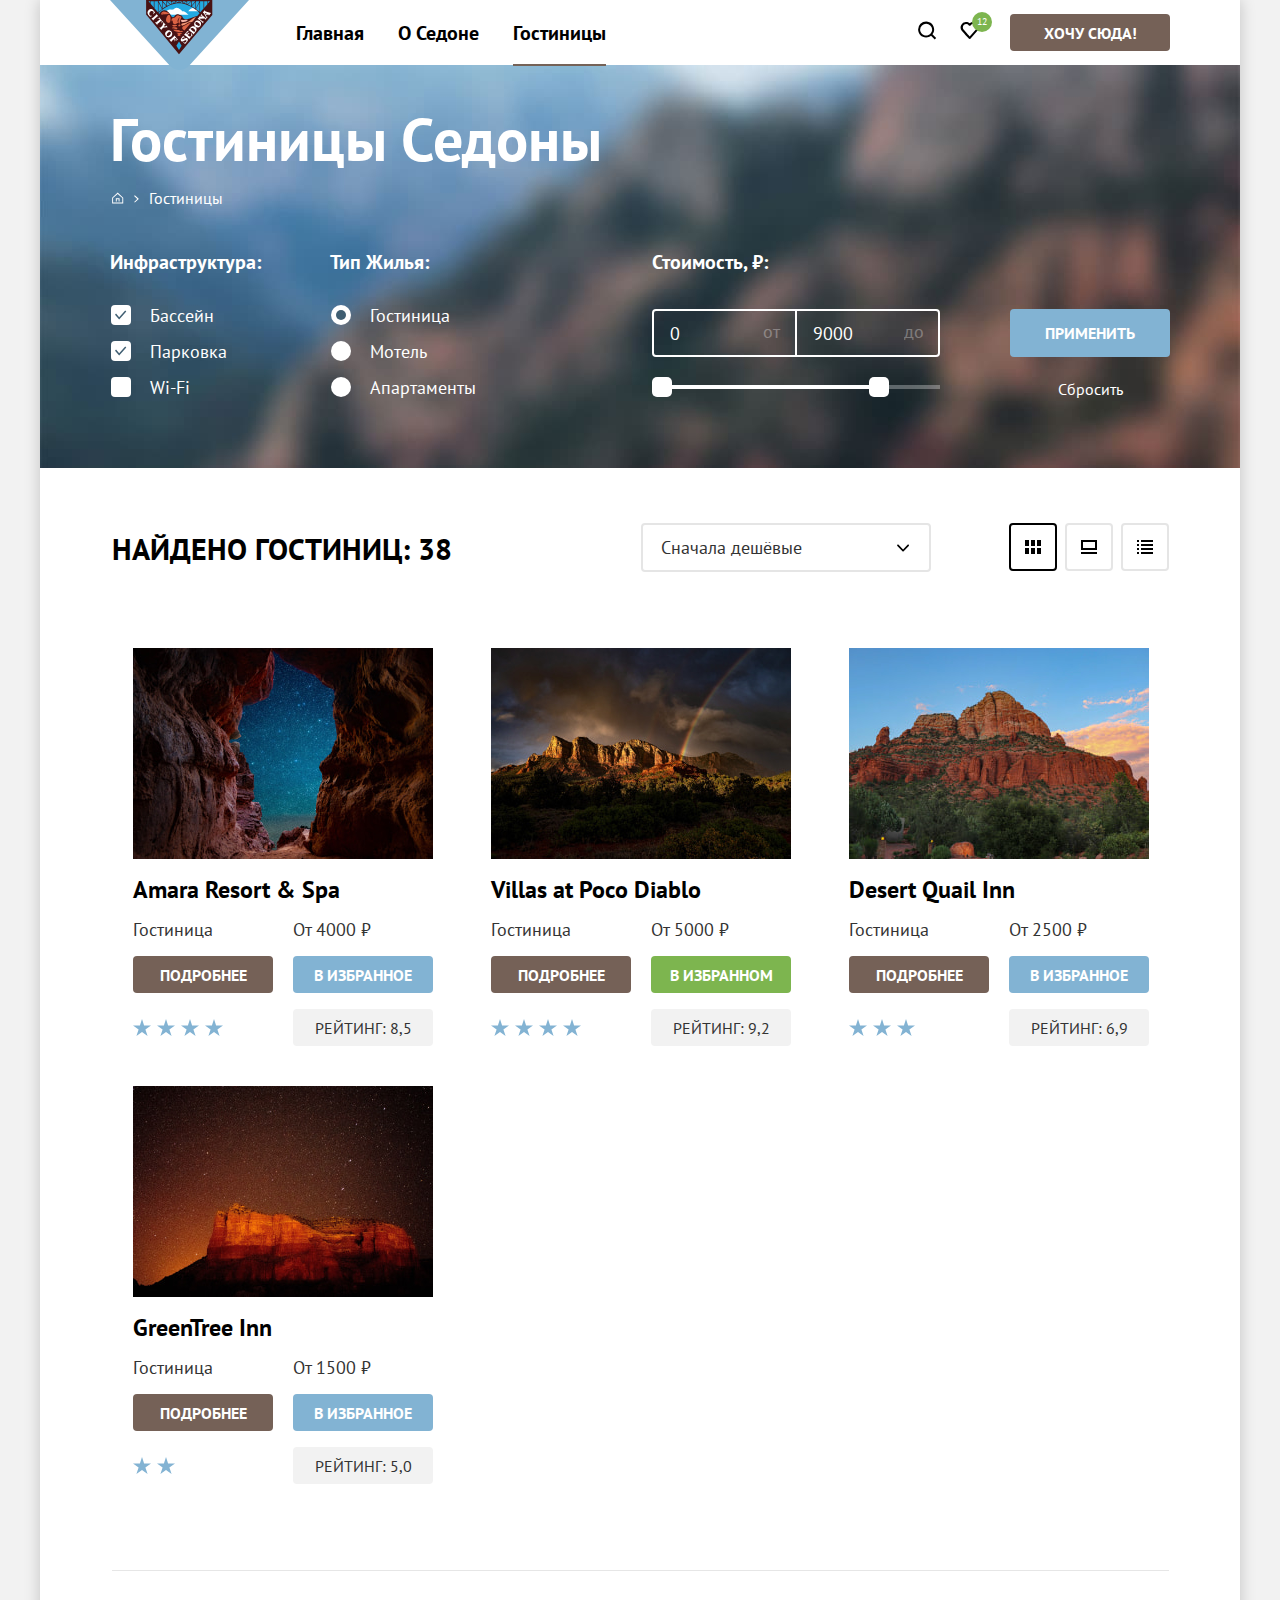
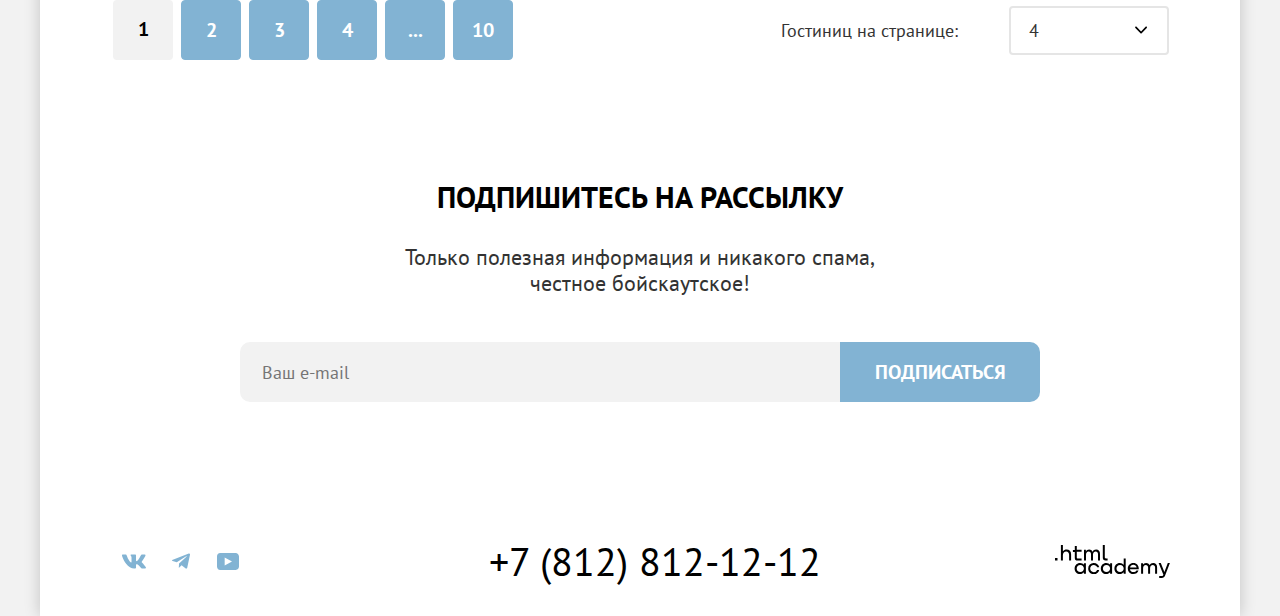
<file: master/catalog.html>
<!DOCTYPE html>
<html lang="ru">
  <head>
    <meta charset="utf-8" />
    <meta http-equiv="X-UA-Compatible" content="IE=edge" />
    <meta name="viewport" content="width=device-width, initial-scale=1.0" />
    <title>Каталог</title>
    <link rel="stylesheet" href="styles/styles.css" />
    <link rel="icon" href="favicon.ico" type="image/x-icon" />
    <base href="https://htmlacademy-htmlcss.github.io/2108245-sedona-34/master/">
</head>
  <body>
    <div class="page-wrapper">
      <header class="page-header">
        <a class="navigation-logo" href="index.html">
          <img
            class="page-header-logo"
            src="images/svg/logo-header.svg"
            alt="Логотип сайта городка Седоны."
            width="139"
            height="70"
          />
        </a>
        <nav class="navigation">
          <ul class="navigation-list">
            <li class="navigation-item">
              <a class="navigation-link" href="index.html">Главная</a>
            </li>
            <li class="navigation-item">
              <a class="navigation-link" href="#">О Седоне</a>
            </li>
            <li class="navigation-item">
              <a
                class="navigation-link navigation-link-current"
                >Гостиницы</a
              >
            </li>
          </ul>
        </nav>
        <div class="user-bar">
          <a class="user-bar-link" href="#">
            <svg
              aria-hidden="true"
              focusable="false"
              width="19"
              height="19"
              xmlns="http://www.w3.org/2000/svg"
            >
              <path
                d="m18.16 17.05-3.71-3.7c1-1.3 1.7-3 1.7-4.9 0-4.4-3.6-8-8.02-8a8.12 8.12 0 0 0-8.02 8.1c0 4.4 3.6 8 8.02 8 1.8 0 3.51-.6 4.91-1.7l3.71 3.7 1.4-1.5Zm-10.03-2.5c-3.3 0-6.02-2.7-6.02-6a6.03 6.03 0 0 1 12.04 0c0 3.3-2.71 6-6.02 6Z"
              />
            </svg>
            <span class="visually-hidden">Поиск гостиниц.</span>
          </a>
          <a class="user-bar-link user-bar-favorite" href="#">
            <svg
              aria-hidden="true"
              focusable="false"
              width="19"
              height="17"
              xmlns="http://www.w3.org/2000/svg"
            >
              <path
                d="M9.58 17c-.3 0-.6-.1-.8-.4-5.42-6.1-6.72-7.5-7.03-7.9A5.4 5.4 0 0 1 6.16 0c1.31 0 2.51.5 3.52 1.3a5.47 5.47 0 0 1 9.03 4.1c0 1.3-.5 2.5-1.31 3.4l-7.02 7.9c-.2.2-.4.3-.8.3ZM3.56 7.5c.3.4 3.51 4 6.12 6.9l6.21-7c.5-.5.7-1.2.7-2 0-1.8-1.5-3.3-3.3-3.3-1 0-2 .5-2.71 1.3-.3.3-.6.4-.9.4-.3 0-.6-.2-.8-.4a3.7 3.7 0 0 0-2.71-1.3c-1.8 0-3.31 1.5-3.31 3.3-.1.9.3 1.6.7 2.1-.1 0-.1 0 0 0Z"
              />
            </svg>
            <span class="visually-hidden">Избранное.</span>
          </a>
          <a class="button button-link user-bar-button" href="#">Хочу сюда!</a>
        </div>
      </header>
      <main class="main-container main-inner">
        <section class="catalog-filter">
          <header class="inner-header">
            <h1 class="inner-header-title">Гостиницы Седоны</h1>
            <ul class="breadcrumbs">
              <li class="breadcrumbs-item">
                <a
                  class="breadcrumbs-link breadcrumbs-link-home"
                  href="index.html"
                >
                  <span class="visually-hidden">Главная.</span>
                </a>
              </li>
              <li class="breadcrumbs-item">
                <a class="breadcrumbs-link">Гостиницы</a>
              </li>
            </ul>
          </header>
          <section class="catalog-infrastructure">
            <h2 class="visually-hidden">Фильтры для поиска гостиниц.</h2>
            <form
              class="catalog-filter-form"
              action="https://echo.htmlacademy.ru"
              method="post"
            >
              <fieldset class="catalog-filter-group">
                <legend class="catalog-filter-title">Инфраструктура:</legend>
                <ul class="catalog-filter-list">
                  <li class="catalog-filter-item">
                    <label class="control">
                      <input
                        class="visually-hidden control-input-checkbox"
                        type="checkbox"
                        name="infrastructure"
                        value="pool"
                        checked
                      /><span class="control-mark"></span>
                      <span class="control-label">Бассейн</span>
                    </label>
                  </li>
                  <li class="catalog-filter-item">
                    <label class="control">
                      <input
                        class="visually-hidden control-input-checkbox"
                        type="checkbox"
                        name="infrastructure"
                        value="parking"
                        checked
                      /><span class="control-mark"></span>
                      <span class="control-label"> Парковка</span>
                    </label>
                  </li>
                  <li class="catalog-filter-item">
                    <label class="control">
                      <input
                        class="visually-hidden control-input-checkbox"
                        type="checkbox"
                        name="infrastructure"
                        value="wifi"
                      /><span class="control-mark"></span>
                      <span class="control-label"> Wi-Fi</span>
                    </label>
                  </li>
                </ul>
              </fieldset>
              <fieldset class="catalog-filter-group">
                <legend class="catalog-filter-title">Тип Жилья:</legend>
                <ul class="catalog-filter-list">
                  <li class="catalog-filter-item">
                    <label class="control">
                      <input
                        class="visually-hidden control-input"
                        type="radio"
                        name="hotel-type"
                        value="Гостиница"
                        checked
                      /><span class="control-radio"></span>
                      <span class="control-label"> Гостиница</span>
                    </label>
                  </li>
                  <li class="catalog-filter-item">
                    <label class="control">
                      <input
                        class="visually-hidden control-input"
                        type="radio"
                        name="hotel-type"
                        value="Мотель"
                      /><span class="control-radio"></span>
                      <span class="control-label"> Мотель</span>
                    </label>
                  </li>
                  <li class="catalog-filter-item">
                    <label class="control">
                      <input
                        class="visually-hidden control-input"
                        type="radio"
                        name="hotel-type"
                        value="Апартаменты"
                      /><span class="control-radio"></span>
                      <span class="control-label"> Апартаменты</span>
                    </label>
                  </li>
                </ul>
              </fieldset>
              <fieldset class="catalog-filter-group filter-price">
                <legend class="catalog-filter-title catalog-filter-title-price">
                  Стоимость, ₽:
                </legend>
                <div class="price-wrapper">
                  <label class="label-price">
                    <input
                      class="control-input input-price input-price-from"
                      type="number"
                      placeholder="0"
                      name="hotel-price-from"
                      required
                    />
                    <span class="text-price text-price-from">от</span>
                  </label>
                  <label class="label-price">
                    <input
                      class="control-input input-price input-price-to"
                      type="number"
                      placeholder="9000"
                      name="hotel-price-to"
                      required
                    />
                    <span class="text-price text-price-to">до</span>
                  </label>
                </div>
                <div class="range-scale">
                  <div class="buttons-range" style="left: 0; width: 227px">
                    <button
                      class="button-price button-price-from"
                      type="button"
                    >
                      <span class="visually-hidden"
                        >Изменить минимальную цену.</span
                      >
                    </button>
                    <button class="button-price button-price-to" type="button">
                      <span class="visually-hidden"
                        >Изменить максимальную цену.</span
                      >
                    </button>
                  </div>
                </div>
              </fieldset>
              <div class="filter-buttons">
                <button class="button button-submit button-apply" type="submit">
                  Применить
                </button>
                <button class="button button-reset" type="reset">
                  Сбросить
                </button>
              </div>
            </form>
          </section>
        </section>
        <section class="сatalog-results">
          <h2 class="visually-hidden">Результаты поиска.</h2>
          <div class="catalog-view">
            <span class="catalog-results-title">Найдено гостиниц: 38</span>
            <select
              class="select-control select-filter"
              aria-label="Сортировка"
            >
              <option value="cheap">Сначала дешёвые</option>
              <option value="popular">Сначала популярные</option>
              <option value="expensive">Сначала дорогие</option>
            </select>
            <ul class="catalog-view-list">
              <li class="catalog-view-item">
                <a href="#" class="button-view button-view-active view-card">
                  <span class="visually-hidden">Показать карточки.</span>
                </a>
              </li>
              <li class="catalog-view-item">
                <a href="#" class="button-view view-one">
                  <span class="visually-hidden">Показать по одному.</span>
                </a>
              </li>
              <li class="catalog-view-item">
                <a href="#" class="button-view view-list">
                  <span class="visually-hidden">Отобразить списком.</span>
                </a>
              </li>
            </ul>
          </div>
          <ul class="catalog-product-list">
            <li class="catalog-product-item">
              <a class="catalog-product-link" href="#">
                <img
                  class="catalog-product-image"
                  src="images/hotel-amara-resort.jpg"
                  alt="Вид из пещеры."
                  width="300"
                  height="211"
                />
                <h3 class="catalog-product-title">Amara Resort & Spa</h3>
              </a>
              <div class="catalog-product-content">
                <span class="catalog-product-type">Гостиница</span>
                <span class="catalog-product-price">От 4000 ₽</span>
                <a class="catalog-product-button button button-link" href="#"
                  >Подробнее</a
                >
                <a class="catalog-product-like button button-submit" href="#"
                  >В избранное</a
                >
                <span class="catalog-product-star four-star"></span>
                <span class="catalog-product-rating">Рейтинг: 8,5</span>
              </div>
            </li>
            <li class="catalog-product-item">
              <a class="catalog-product-link" href="#">
                <img
                  class="catalog-product-image"
                  src="images/hotel-villas-at-poco-diablo.jpg"
                  alt="Вид на Дьявола."
                  width="300"
                  height="211"
                />
                <h3 class="catalog-product-title">Villas at Poco Diablo</h3>
              </a>
              <div class="catalog-product-content">
                <span class="catalog-product-type">Гостиница</span>
                <span class="catalog-product-price">От 5000 ₽</span>
                <a class="catalog-product-button button button-link" href="#"
                  >Подробнее</a
                >
                <a
                  class="catalog-product-visited button button-visited"
                  href="#"
                  >В избранном</a
                >
                <span class="catalog-product-star four-star"></span>
                <span class="catalog-product-rating">Рейтинг: 9,2</span>
              </div>
            </li>
            <li class="catalog-product-item">
              <a class="catalog-product-link" href="#">
                <img
                  class="catalog-product-image"
                  src="images/hotel-desert-quail-inn.jpg"
                  alt="Красная скала."
                  width="300"
                  height="211"
                />
                <h3 class="catalog-product-title">Desert Quail Inn</h3>
              </a>
              <div class="catalog-product-content">
                <span class="catalog-product-type">Гостиница</span>
                <span class="catalog-product-price">От 2500 ₽</span>
                <a class="catalog-product-button button button-link" href="#"
                  >Подробнее</a
                >
                <a class="catalog-product-like button button-submit" href="#"
                  >В избранное</a
                >
                <span class="catalog-product-star three-star"></span>
                <span class="catalog-product-rating">Рейтинг: 6,9</span>
              </div>
            </li>
            <li class="catalog-product-item">
              <a class="catalog-product-link" href="#">
                <img
                  class="catalog-product-image"
                  src="images/hotel-green-tree.jpg"
                  alt="Небо Седоны."
                  width="300"
                  height="211"
                />
                <h3 class="catalog-product-title">GreenTree Inn</h3>
              </a>
              <div class="catalog-product-content">
                <span class="catalog-product-type">Гостиница</span>
                <span class="catalog-product-price">От 1500 ₽</span>
                <a class="catalog-product-button button button-link" href="#"
                  >Подробнее</a
                >
                <a class="catalog-product-like button button-submit" href="#"
                  >В избранное</a
                >
                <span class="catalog-product-star two-star"></span>
                <span class="catalog-product-rating">Рейтинг: 5,0</span>
              </div>
            </li>
          </ul>
          <div class="pagination-wrapper">
            <ul class="pagination">
              <li class="pagination-item">
                <a class="pagination-link pagination-current">1</a>
              </li>
              <li class="pagination-item">
                <a class="pagination-link" href="#">2</a>
              </li>
              <li class="pagination-item">
                <a class="pagination-link" href="#">3</a>
              </li>
              <li class="pagination-item">
                <a class="pagination-link" href="#">4</a>
              </li>
              <li class="pagination-item">
                <span class="pagination-link pagination-link-divider">...</span>
              </li>
              <li class="pagination-item">
                <a class="pagination-link" href="#">10</a>
              </li>
            </ul>
            <div class="select-number-wrapper">
              <span class="select-text">Гостиниц на странице:</span>
              <select
                class="select-control select-number"
                aria-label="Гостиниц на странице:"
              >
                <option value="1">1</option>
                <option value="2">2</option>
                <option value="3">3</option>
                <option value="3" selected>4</option>
              </select>
            </div>
          </div>
        </section>
        <section class="newsletter newsletter-nobackground">
          <h2 class="newsletter-title">Подпишитесь на рассылку</h2>
          <p class="newsletter-text">
            Только полезная информация и никакого спама, честное бойскаутское!
          </p>
          <form
            class="newsletter-form"
            action="https://echo.htmlacademy.ru/"
            method="post"
          >
            <input
              class="field"
              type="email"
              id="newsletter-email"
              name="newsletter-email"
              placeholder="Ваш e-mail"
              required
              aria-label="Ваш e-mail"
            />
            <button
              class="button button-submit newsletter-button"
              type="submit"
            >
              Подписаться
            </button>
          </form>
        </section>
      </main>
      <footer class="page-footer">
        <ul class="footer-social-list">
          <li class="footer-social-item">
            <a
              class="social-button social-button-vk"
              href="https://vk.com/htmlacademy"
            >
              <span class="visually-hidden">Вконтакте.</span>
              <svg
                class="social-icon"
                aria-hidden="true"
                focusable="false"
                width="24"
                height="15"
                xmlns="http://www.w3.org/2000/svg"
              >
                <path
                  fill-rule="evenodd"
                  clip-rule="evenodd"
                  d="M23.45 1.45c.17-.55 0-.95-.8-.95h-2.62c-.67 0-.98.35-1.14.73 0 0-1.34 3.2-3.23 5.27-.61.6-.89.8-1.22.8-.17 0-.42-.2-.42-.74V1.45c0-.66-.18-.95-.74-.95H9.15c-.42 0-.67.3-.67.6 0 .61.95.76 1.05 2.5v3.8c0 .84-.16.99-.5.99-.88 0-3.05-3.21-4.33-6.89-.25-.71-.5-1-1.17-1H.9c-.75 0-.9.35-.9.73 0 .68.89 4.07 4.14 8.55 2.18 3.06 5.23 4.72 8.01 4.72 1.67 0 1.88-.37 1.88-1v-2.32c0-.73.16-.88.69-.88.38 0 1.05.2 2.61 1.67 1.78 1.75 2.07 2.53 3.08 2.53h2.62c.75 0 1.13-.37.91-1.1-.24-.72-1.09-1.77-2.21-3.02-.62-.7-1.54-1.47-1.81-1.86-.4-.49-.28-.7 0-1.14 0 0 3.2-4.43 3.53-5.93Z"
                />
              </svg>
            </a>
          </li>
          <li class="footer-social-item">
            <a
              class="social-button social-button-tg"
              href="https://t.me/htmlacademy"
            >
              <span class="visually-hidden">Телеграм.</span>
              <svg
                class="social-icon"
                aria-hidden="true"
                focusable="false"
                width="18"
                height="17"
                xmlns="http://www.w3.org/2000/svg"
              >
                <path
                  d="M16.79.6.84 6.75c-1.09.43-1.08 1.04-.2 1.31l4.1 1.28 9.47-5.98c.44-.27.85-.12.52.18l-7.68 6.92-.28 4.22c.41 0 .6-.19.83-.41l1.99-1.93 4.13 3.05c.77.42 1.31.2 1.5-.7l2.72-12.8C18.22.77 17.5.27 16.79.59Z"
                />
              </svg>
            </a>
          </li>
          <li class="footer-social-item">
            <a
              class="social-button social-button-yt"
              href="https://www.youtube.com/user/htmlacademyru"
            >
              <span class="visually-hidden">YouTube.</span>
              <svg
                class="social-icon"
                aria-hidden="true"
                focusable="false"
                width="22"
                height="17"
                xmlns="http://www.w3.org/2000/svg"
              >
                <path
                  d="M18.6 0H3.18C1.31 0 0 1.6 0 3.4v10.1C0 15.4 1.31 17 3.17 17h15.66c1.64 0 3.17-1.6 3.17-3.4V3.4C21.78 1.6 20.47 0 18.6 0ZM7.67 12.54V4.46L15 8.5l-7.33 4.04Z"
                />
              </svg>
            </a>
          </li>
        </ul>
        <a class="page-footer-phone" href="tel:+78128121212"
          >+7 (812) 812-12-12</a
        >
        <a class="page-footer-logo" href="https://htmlacademy.ru/">
          <span class="visually-hidden">Сайт HTML академии.</span>
          <svg
            class="footer-logo-icon"
            aria-hidden="true"
            focusable="false"
            width="115"
            height="33"
            fill="none"
            xmlns="http://www.w3.org/2000/svg"
          >
            <path
              d="M0 12.9v2.6h2.5v-2.6H0ZM11.6 4.5c-1.6 0-2.8.7-3.6 1.7h-.1V0h-2v15.5h2v-5.3c0-2.1 1.3-3.6 3.3-3.6 1.8 0 2.9 1.4 2.9 3.2v5.7h2V9.4c.1-3-1.8-4.9-4.5-4.9ZM26.6 4.8h-4.8V1.1h-2v3.8h-1.9v2h1.9v6c0 1.7 1 2.7 2.7 2.7h4.1v-2h-3.7c-.7 0-1.1-.4-1.1-1.1V6.8h4.8v-2ZM41.1 4.6c-1.6 0-2.9.8-3.5 2.1h-.1c-.6-1.2-1.8-2.1-3.4-2.1-1.4 0-2.5.8-3.1 1.8h-.1V4.8H29v10.6h2V10c0-2 1-3.5 2.6-3.5 1.5 0 2.4 1 2.4 2.6v6.3h2V9.8c0-2.4 1.4-3.3 2.6-3.3 1.5 0 2.4 1 2.4 2.6v6.3h2V8.9c.1-2.5-1.4-4.3-3.9-4.3ZM47.8 12.7c0 1.7 1 2.7 2.8 2.7h2v-2h-1.7c-.7 0-1.1-.4-1.1-1.1V0h-2v12.7ZM28.9 19.7c-.9-1.1-2.2-1.8-3.9-1.8-3.1 0-5.4 2.3-5.4 5.6s2.3 5.6 5.4 5.6c1.8 0 3-.8 3.8-1.9h.1v1.6h2V18.2h-2v1.5Zm-3.6 7.4c-2.2 0-3.6-1.6-3.6-3.6s1.4-3.6 3.6-3.6 3.6 1.6 3.6 3.6c0 1.9-1.4 3.6-3.6 3.6ZM44.2 22c-.5-2.4-2.6-4.1-5.4-4.1a5.4 5.4 0 0 0-5.6 5.6c0 3.1 2.2 5.6 5.6 5.6 2.8 0 4.9-1.8 5.4-4.2h-2.1a3.4 3.4 0 0 1-3.3 2.3c-2.2 0-3.6-1.6-3.6-3.6s1.4-3.6 3.6-3.6c1.6 0 2.8 1 3.3 2.2h2.1V22ZM55.1 19.7c-.9-1.1-2.2-1.8-3.9-1.8-3.1 0-5.4 2.3-5.4 5.6s2.3 5.6 5.4 5.6c1.8 0 3-.8 3.8-1.9h.1v1.6h2V18.2h-2v1.5Zm-3.6 7.4c-2.2 0-3.6-1.6-3.6-3.6s1.4-3.6 3.6-3.6 3.6 1.6 3.6 3.6c0 1.9-1.5 3.6-3.6 3.6ZM68.7 19.8c-.9-1.1-2.2-1.9-3.9-1.9-3.1 0-5.4 2.3-5.4 5.6s2.2 5.6 5.4 5.6c1.7 0 3-.8 3.8-1.8h.1v1.5h2V13.4h-2v6.4Zm-3.6 7.3c-2.2 0-3.6-1.6-3.6-3.6s1.4-3.6 3.6-3.6 3.6 1.6 3.6 3.6c-.1 2-1.5 3.6-3.6 3.6ZM78.3 17.9c-3.3 0-5.5 2.5-5.5 5.6 0 3 2.1 5.6 5.5 5.6 2.5 0 4.5-1.3 5.2-3.6h-2.1c-.5 1-1.6 1.6-3 1.6-1.9 0-3.3-1.3-3.4-2.9h8.8c.2-3.6-2-6.3-5.5-6.3Zm0 1.9c1.7 0 3 1 3.3 2.6h-6.5c.3-1.5 1.5-2.6 3.2-2.6ZM98.2 17.9c-1.6 0-2.9.8-3.6 2h-.1c-.6-1.2-1.8-2-3.4-2-1.4 0-2.5.7-3.1 1.8v-1.5h-1.9v10.6h2v-5.4c0-2 1-3.4 2.6-3.5 1.5 0 2.4 1 2.4 2.6v6.3h2v-5.6c0-2.4 1.4-3.3 2.6-3.3 1.5 0 2.4 1 2.4 2.6v6.3h2v-6.5c.1-2.6-1.4-4.4-3.9-4.4ZM109.4 27l-3.6-8.9h-2.2l4.8 11.6c-.3.9-.7 1.2-1.7 1.2h-2.5v2h2.5c1.8 0 2.8-.8 3.5-2.6l4.7-12.2h-2.1l-3.4 8.9Z"
            />
          </svg>
        </a>
      </footer>
    </div>
  </body>
</html>
</file>
<file: styles/styles.css>
/* font */

@font-face {
  font-family: "PT Sans";
  font-style: normal;
  font-weight: 400;
  src: url("../fonts/ptsans-400.woff2") format("woff2");
  font-display: swap;
}

@font-face {
  font-family: "PT Sans";
  font-style: normal;
  font-weight: 700;
  src: url("../fonts/ptsans-700.woff2") format("woff2");
  font-display: swap;
}

/* overall style */

html {
  height: 100%;
}

body {
  margin: 0;
  display: flex;
  min-height: 100%;
  min-width: 1280px;
  font-family: "PT Sans", "Arial", sans-serif;
  font-weight: 400;
  font-size: 18px;
  line-height: 21px;
  color: #000000;
  background-color: #f2f2f2;
}

.page-wrapper {
  display: flex;
  flex-direction: column;
  width: 1200px;
  margin: 0 auto;
  background-color: #ffffff;
  box-shadow: 0 0 15px rgba(0, 0, 0, 0.2);
}

.visually-hidden {
  position: absolute;
  width: 1px;
  height: 1px;
  margin: -1px;
  padding: 0;
  overflow: hidden;
  white-space: nowrap;
  border: 0;
  clip: rect(0 0 0 0);
  clip-path: inset(100%);
}

*,
*::before,
*::after {
  box-sizing: border-box;
}

img {
  max-width: 100%;
  object-fit: contain;
}

.button {
  display: inline-block;
  font-family: inherit;
  color: #ffffff;
  padding: 14px 15px;
  text-transform: uppercase;
  font-weight: 700;
  font-size: 16px;
  line-height: 20px;
  border-radius: 4px;
  border: none;
  cursor: pointer;
  text-decoration: none;
  text-align: center;
}

.button-link {
  background-color: #756157;
}

.button-submit {
  background-color: #82b3d3;
}

.button-visited {
  background-color: #7db54f;
}

/* Изменение состояний кнопок */

.button-link:hover {
  background-color: #615048;
}

.button-link:focus {
  background-color: #615048;
  outline: none;
}

.button-submit:hover {
  background-color: #68a2ca;
}

.button-submit:focus {
  background-color: #68a2ca;
  outline: none;
}

.button-visited:hover {
  background-color: #6c9e42;
}

.button-visited:focus {
  background-color: #6c9e42;
  outline: none;
}

.button:active {
  color: rgba(255, 255, 255, 30%);
}

.button:disabled {
  background-color: #e5e5e5;
  border: 2px solid #e5e5e5;
}

/* Page-header */

.page-header {
  display: flex;
  padding: 0 70px 0 239px;
  position: relative;
}

.navigation-logo {
  display: flex;
  z-index: 1;
  position: absolute;
  left: 70px;
  top: 0;
}

.navigation {
  display: flex;
  margin: 0;
  align-items: center;
  z-index: 1;
  min-width: 400px;
}

.navigation-list {
  display: flex;
  flex-wrap: wrap;
  list-style-type: none;
  margin: 0;
  padding: 0;
  align-items: flex-start;
}

.navigation-link {
  display: block;
  padding: 20px 0 19px 0;
  margin: 0 17px;
  font-size: 20px;
  line-height: 26px;
  text-decoration: none;
  font-weight: 700;
  color: #000000;
  position: relative;
}

.navigation-link-current{
  pointer-events: none;
}

.navigation-link-current::after {
  content: "";
  width: 100%;
  height: 2px;
  bottom: -1px;
  left: 0;
  background-color: #756257;
  position: absolute;
}

.user-bar {
  display: flex;
  flex-wrap: wrap;
  min-width: 270px;
  justify-content: flex-end;
  margin: 0 0 0 auto;
  padding: 0;
  align-items: center;
}

.user-bar-link {
  display: block;
  padding: 10px;
  align-items: center;
  text-decoration: none;
  min-width: 42px;
  text-align: center;
  fill: #000000;
}

.user-bar-link:hover {
  fill: #756157;
}

.user-bar-favorite {
  position: relative;
}

.user-bar-favorite::after {
  content: "12";
  width: 20px;
  height: 20px;
  text-align: center;
  padding: 3px 0 4px 0;
  position: absolute;
  text-decoration: none;
  color: #ffffff;
  font-size: 10px;
  line-height: 13px;
  background-color: #7db54f;
  border-radius: 50%;
  right: -2px;
  transform: translateY(-50%);
}

.user-bar-button {
  padding: 9px 15px 8px 15px;
  text-align: center;
  width: 160px;
  margin: 14px 0 14px 20px;
}

/* Welcome block */

.main-container {
  flex: 1 0 auto;
}

.welcome {
  display: block;
  position: relative;
  width: 100%;
  background-color: #aabfd2;
  background-image: url("../images/welcome-background.jpg");
  background-size: cover;
  background-repeat: no-repeat;
  text-align: center;
  margin: 0;
  padding: 51px 0 77px 0;
}

.welcome::after {
  content: "";
  position: absolute;
  bottom: 0;
  left: 0;
  background-image: url("../images/svg/welcome-background-mask.svg");
  background-size: cover;
  width: 100%;
  height: 57px;
}

/* Slogan */

.slogan-title {
  width: 620px;
  margin: 0 0 31px 0;
  margin-right: auto;
  margin-left: auto;
  font-weight: 700;
  font-size: 30px;
  line-height: 36px;
  text-transform: uppercase;
  text-align: center;
}

.slogan-text {
  width: 800px;
  color: #333333;
  font-size: 22px;
  line-height: 26px;
  margin: 0 auto 91px auto;
}

/* Advantages */

.advantages {
  text-align: center;
  padding-top: 63px;
}

.advantages-list {
  list-style-type: none;
  margin: 0;
  padding: 0;
  display: grid;
  grid-template-columns: repeat(3, 1fr);
  background-color: #ffffff;
}

.advantages-title {
  font-weight: 700;
  font-size: 24px;
  line-height: 28px;
  text-transform: uppercase;
  text-align: center;
  margin: 0 0 29px 0;
}

.advantages-number {
  display: block;
  margin: 0 0 30px 0;
}

.advantages-subject {
  width: 230px;
  text-align: center;
  margin: 0 auto;
}

.advantages-card {
  display: grid;
  grid-template-columns: 1fr 2fr;
  background-color: #82b3d3;
  color: #ffffff;
  margin: 0;
}

.advantages-img {
  min-width: 800px;
  object-fit: cover;
  height: 100%;
}

.advantages-card-dark {
  padding: 92px 85px;
}

.advantages-item .advantages-subject {
  color: #333333;
}

.advantages-item:nth-child(odd) {
  background-color: #f0f5f9;
}

.advantages-list-bottom .advantages-item:nth-child(even) {
  background-color: #e6f0f6;
}

.advantages-list-top .advantages-item {
  position: relative;
  padding: 184px 85px 81px 85px;
}

.advantages-item::before {
  content: "";
  position: absolute;
  background-size: cover;
  background-repeat: no-repeat;
  background-position: center;
  left: 50%;
  top: 81px;
  transform: translateX(-50%);
}

.advantages-item-hotel::before {
  width: 76px;
  height: 73px;
  background-image: url("../images/svg/advantage-icon-house.svg");
}

.advantages-item-food::before {
  width: 76px;
  height: 73px;
  background-image: url("../images/svg/advantage-icon-hamburger.svg");
}

.advantages-item-souvenir::before {
  width: 65px;
  height: 77px;
  background-image: url("../images/svg/advantage-icon-present.svg");
  top: 79px;
}

.advantages-list-bottom .advantages-item {
  position: relative;
  padding: 103px 85px 102px 85px;
}

/* Section search */

.search {
  text-align: center;
  padding: 91px 312px 93px 312px;
}

.search-title {
  font-weight: 700;
  font-size: 30px;
  line-height: 36px;
  text-transform: uppercase;
  text-align: center;
  margin: 0 0 29px 0;
}

.search-text {
  color: #333333;
  font-size: 22px;
  line-height: 26px;
  margin: 0 auto 55px auto;
}

.button-search {
  display: block;
  font-size: 20px;
  line-height: 36px;
  padding: 12px 15px;
}

/* Email */

.newsletter {
  text-align: center;
  padding: 94px 200px;
}

.newsletter-title {
  font-weight: 700;
  font-size: 30px;
  line-height: 36px;
  text-transform: uppercase;
  text-align: center;
  margin: 0 0 29px 0;
}

.newsletter-text {
  font-size: 22px;
  line-height: 26px;
  margin: 0 auto 46px auto;
  width: 475px;
  color: #333333;
}

.newsletter-form {
  display: flex;
  justify-content: center;
}

.newsletter-form .field {
  font-family: inherit;
  background: #f2f2f2;
  font-size: 18px;
  line-height: 21px;
  border-radius: 10px 0 0 10px;
  width: 600px;
  min-height: 60px;
  border: 2px solid #f2f2f2;
  padding: 18px 0 17px 20px;
  margin-right: 0;
}

/* Cостояния инпута */

.field:focus {
  background-color: #e6e6e6;
  border: 2px solid #83b3d3;
  outline: none;
}

.field:not(:placeholder-shown) {
  background-color: #ffffff;
  border: 2px solid #000000;
}

.field:active {
  background-color: #ffffff;
  border: 2px solid #000000;
}

.field:disabled {
  background-color: #e6e6e6;
  opacity: 0.3;
}

.field:focus:not(:placeholder-shown) {
  background-color: #ffffff;
  outline: none;
}

.field:hover {
  background-color: #e6e6e6;
}

/* Кнопка подписки */

.newsletter-button {
  width: 200px;
  font-size: 20px;
  line-height: 36px;
  padding: 12px 15px;
  border-radius: 0 10px 10px 0;
}

.newsletter-background {
  background-color: #aabfd2;
  color: #ffffff;
  background-image: url("../images/background-email.jpg");
  background-size: cover;
  background-repeat: no-repeat;
}

.newsletter-background .newsletter-text {
  color: #ffffff;
}

/* Footer */

.page-footer {
  display: grid;
  grid-template-columns: 1fr 714px 1fr;

  padding: 45px 70px 35px 70px;
  align-items: center;
  margin-top: auto;
}

.footer-social-list {
  margin: auto 0;
  width: 188px;
  padding: 0;
  list-style-type: none;
  display: flex;
  flex-wrap: wrap;
}

.social-button {
  display: flex;
  align-items: center;
  box-sizing: border-box;
  width: 47px;
  min-height: 40px;
  justify-content: center;
}

/* Изменение состояний иконок соцсетей */

.social-icon {
  fill: #82b3d3;
}

.social-button:hover .social-icon {
  fill: #68a2ca;
}

.social-button:focus .social-icon {
  fill: #68a2ca;
}

.social-button:active .social-icon {
  fill: #68a2ca;
  opacity: 30%;
}

/* Телефон */

.page-footer-phone {
  width: 360px;
  font-size: 40px;
  line-height: 40px;
  text-align: center;
  text-transform: uppercase;
  color: #000000;
  text-decoration: none;
  margin: 0 auto;
}

/* Изменение состояния телефона */

.page-footer-phone:hover {
  color: #756157;
}

.page-footer-phone:focus {
  color: #756157;
}

.page-footer-phone:active {
  color: #756157;
  opacity: 30%;
}

/* Логотип академии */

.page-footer-logo {
  display: flex;
  width: 115px;
  margin-left: auto;
}

/*Изменение состояний логотипа академии*/

.footer-logo-icon {
  fill: #000000;
}

.page-footer-logo:hover .footer-logo-icon {
  fill: #756157;
}

.page-footer-logo:focus .footer-logo-icon {
  fill: #756157;
}

.page-footer-logo:active .footer-logo-icon {
  fill: #756157;
  opacity: 30%;
}

/** Сatalog **/
/* Сatalog-filter */

.catalog-filter {
  width: 100%;
  background-color: #aabfd2;
  color: #ffffff;
  background-image: url("../images/filter-background.jpg");
  background-size: cover;
  background-repeat: no-repeat;
  padding: 35px 70px 70px 70px;
  margin: 0;
}

.inner-header-title {
  font-weight: 700;
  font-size: 60px;
  line-height: 78px;
  margin: 0 0 10px 0;
  padding: 0;
}

/* Breadcrumbs */

.breadcrumbs {
  list-style-type: none;
  font-size: 16px;
  line-height: 21px;
  margin: 0 0 40px 2px;
  display: flex;
  padding: 0;
  flex-wrap: wrap;
}

.breadcrumbs-link {
  display: inline-block;
  text-align: left;
  margin: auto 0;
}

.breadcrumbs-link-home {
  background-image: url("../images/svg/breadcrumbs-home.svg");
  background-repeat: no-repeat;
  background-size: cover;
  width: 12px;
  height: 12px;
}

.breadcrumbs-item {
  position: relative;
  margin-right: 25px;
}

.breadcrumbs-item::after {
  content: "";
  position: absolute;
  background-image: url("../images/svg/breadcrumbs-arrow-right.svg");
  background-repeat: no-repeat;
  background-size: cover;
  height: 8px;
  width: 5px;
  top: 50%;
  transform: translateY(-50%);
  right: -15px;
}

.breadcrumbs-item:last-child::after {
  content: none;
}

/* Изменение состояния хлебных крошек */

.breadcrumbs-link:hover {
  opacity: 60%;
}

.breadcrumbs-link:active {
  opacity: 30%;
}

/* Фильтры */

.catalog-filter-title {
  font-weight: 700;
  font-size: 20px;
  line-height: 26px;
  margin: 0 0 30px 0;
  padding: 0;
}

.catalog-filter-form {
  display: grid;
  grid-template-columns: 150px 150px 1fr 288px 160px;
  gap: 70px;
}

.catalog-filter-group {
  display: flex;
  flex-direction: column;
  border: none;
  padding: 0;
  margin: 0;
}

.catalog-filter-list {
  margin: 0;
  list-style-type: none;
  padding-left: 1px;
}

.catalog-filter-item {
  margin-bottom: 15px;
}

.catalog-filter-item:last-child {
  margin-bottom: 0;
}

/* Инапуты секции фильтров */

.control {
  position: relative;
  display: block;
  padding-left: 39px;
  cursor: pointer;
}

/* Чекбоксы */

.control-mark {
  position: absolute;
  left: 0;
  width: 20px;
  height: 20px;
  background: #ffffff;
  border-radius: 4px;
}

.control-input-checkbox[type="checkbox"]:checked + .control-mark {
  background-image: url("../images/svg/tick.svg");
  background-repeat: no-repeat;
  background-position: center;
  background-size: 12px 10px;
}

.control-input-checkbox:hover + .control-mark {
  background-color: rgba(255, 255, 255, 0.6);
}

.control-input-checkbox:focus + .control-mark {
  background-color: rgba(255, 255, 255, 0.6);
  border: 3px solid #83b3d3;
  outline: none;
}

.control-input-checkbox:active + .control-mark {
  background-color: rgba(255, 255, 255, 0.3);
}

.control-input-checkbox:disabled + .control-mark {
  background-color: #e5e5e5;
}

/* Радио-кнопки */

.control-radio {
  position: absolute;
  left: 0;
  width: 20px;
  height: 20px;
  background: #ffffff;
  border-radius: 50%;
}

.control-input[type="radio"]:checked + .control-radio::after {
  content: "";
  position: absolute;
  top: 50%;
  left: 50%;
  transform: translateX(-50%) translateY(-50%);
  width: 10px;
  height: 10px;
  background-color: #3f5e72;
  border-radius: 50%;
}

.control-input:focus + .control-radio {
  border: 3px solid #83b3d3;
  outline: none;
}

.filter-price {
  grid-column-start: 4;
  grid-column-end: 4;
  display: flex;
}

.catalog-filter-title-price {
  margin-bottom: 34px;
}

.input-price {
  position: relative;
  box-sizing: border-box;
  height: 48px;
  display: flex;
  width: 145px;
  background-color: rgba(0, 0, 0, 0);
  border: #ffffff 2px solid;
  padding: 14px 45px 13px 16px;
  color: #ffffff;
  font: inherit;
  -moz-appearance: textfield;
}

.input-price::placeholder {
  color: #ffffff;
}

.input-price-from {
  margin-right: -1px;
  border-radius: 4px 0 0 4px;
}

.input-price-to {
  border-radius: 0 4px 4px 0;
  margin-left: -1px;
}

.price-wrapper {
  display: flex;
  margin-bottom: 28px;
}

.label-price {
  position: relative;
}

.text-price {
  position: absolute;
  right: 16px;
  top: 22px;
  transform: translateY(-50%);
  opacity: 0.3;
}

.input-price::-webkit-outer-spin-button,
.input-price::-webkit-inner-spin-button {
  appearance: none;
  margin: 0;
}

/* Состояние инпутов */

.control-input:hover {
  border-color: rgba(255, 255, 255, 0.6);
}

.control-input:focus {
  box-shadow: inset 0 0 0 3px #81b3d2, 0 0 0 3px #81b3d2;
  border-color: rgba(255, 255, 255, 1);
  outline: none;
}

.control-input:active {
  background: #756257;
  border-color: rgba(255, 255, 255, 1);
  box-shadow: none;
  outline: none;
}

.control-input:not(:placeholder-shown) {
  background: #756257;
  border-color: rgba(255, 255, 255, 1);
  box-shadow: none;
  outline: none;
}

/* Полоса стоимости */

.range-scale {
  background: rgba(255, 255, 255, 0.3);
  height: 4px;
  position: relative;
}

.buttons-range {
  position: absolute;
  height: 4px;
  background-color: #ffffff;
}

.button-price {
  position: absolute;
  top: 2px;
  box-sizing: border-box;
  width: 20px;
  height: 20px;
  padding: 0;
  background-color: #ffffff;
  cursor: pointer;
  border: none;
  border-radius: 5px;
}

.button-price-from {
  transform: translateY(-50%);
}

.button-price-to {
  transform: translateX(50%) translateY(-50%);
  right: 0;
}

.button-price:hover {
  box-shadow: 0 4px 10px rgba(0, 0, 0, 0.25);
}

.button-price:focus {
  border: 3px solid #83b3d3;
  box-shadow: 0 4px 10px rgba(0, 0, 0, 0.25);
  outline: none;
}

.button-price:active {
  border: 2px solid #83b3d3;
  box-shadow: 0 7px 15px rgba(0, 0, 0, 0.4);
}

/* Кнопки формы*/

.filter-buttons {
  padding-top: 60px;
  display: flex;
  flex-direction: column;
}

.button-apply {
  width: 160px;
  margin: 0 0 4px;
}

.button-reset {
  display: block;
  transform: translateY(10px);
  background-color: rgba(0, 0, 0, 0);
  text-transform: none;
  padding: 5px 17px;
  margin: 0 auto;
  font-size: 16px;
  font-weight: 400;
  border: 3px solid rgba(255, 255, 255, 0);
}

.button-reset:hover {
  opacity: 0.6;
}

.button-reset:focus {
  border: 3px solid #83b3d3;
  bottom: -8px;
  border-radius: 4px;
  outline: none;
}

.button-reset:active {
  opacity: 0.3;
  border: 3px solid rgba(255, 255, 255, 0);
}

/* Сatalog-view */

.сatalog-results {
  padding: 55px 71px 25px 72px;
}

.catalog-view {
  display: grid;
  grid-template-columns: 1fr 290px 216px;
  gap: 22px;
  align-items: center;
  margin: 0 0 56px 0;
}

.catalog-results-title {
  font-weight: 700;
  font-size: 30px;
  line-height: 36px;
  text-transform: uppercase;
  text-align: left;
  padding: 7px 0 5px 0;
  margin: auto 0;
}

.select-control {
  font-family: inherit;
  font-size: 18px;
  line-height: 21px;
  border-color: #e5e5e5;
  border: 2px solid #e5e5e5;
  border-radius: 4px;
  appearance: none;
  background-image: url("../images/svg/select-arrow.svg");
  background-repeat: no-repeat;
  background-position: right 20px center;
  background-color: #ffffff;
  color: #333333;
}

.select-filter {
  width: 290px;
  padding: 12px 32px 12px 18px;
}

.select-control:hover {
  border: 2px solid #68a2ca;
}

.select-control:focus {
  border: 2px solid #68a2ca;
  outline: none;
}

.select-control:active {
  border: 2px solid #3f5e72;
}

.select-control:disabled {
  border: 2px solid #000000;
  opacity: 0.3;
}

/* Выбор отображения вида. */

.catalog-view-list {
  list-style-type: none;
  display: flex;
  flex-wrap: wrap;
  gap: 8px;
  padding: 0;
  margin: 0;
  margin-left: auto;
  margin-bottom: auto;
}

.button-view {
  display: block;
  height: 48px;
  width: 48px;
  border: 2px solid #e5e5e5;
  border-radius: 4px;
  background-repeat: no-repeat;
  background-size: auto;
  background-position: center;
}

.button-view-active {
  border: 2px solid #000000;
}

/* Изменение состояния кнопок вида */

.button-view:not(.button-view-active):hover {
  border-color: #000000;
}

.button-view:focus {
  border-color: #68a2ca;
  outline: none;
}

.button-view:active {
  border-color: #000000;
}

/* Изображение кнопок вида */

.view-card {
  background-image: url("../images/svg/view-table.svg");
}

.view-one {
  background-image: url("../images/svg/view-only-one.svg");
}

.view-list {
  background-image: url("../images/svg/view-list.svg");
}

.button-view-active::before {
  border-color: #000000;
}

/* Модальное окно */

.modal-container {
  position: fixed;
  top: 0;
  left: 0;
  align-items: center;
  justify-content: center;
  width: 100%;
  height: 100%;
  background-color: rgba(242, 242, 242, 0.8);
  display: none;
}

.modal-container.is-open {
  display: flex;
}

.modal {
  position: relative;
  padding: 62px 70px 70px 70px;
  background-color: #ffffff;
  box-shadow: 0 25px 50px rgba(0, 0, 0, 0.15);
  border-radius: 30px;
  width: 715px;
}

.modal-close-button {
  box-sizing: border-box;
  position: absolute;
  padding: 0;
  top: 53px;
  right: 70px;
  width: 53px;
  height: 53px;
  background-color: #f2f2f2;
  border: none;
  border-radius: 50%;
  background-image: url("../images/svg/modal-close.svg");
  background-repeat: no-repeat;
  background-position: center;
  cursor: pointer;
}

.modal-close-button:hover {
  background-color: #e6e6e6;
}

.modal-close-button:focus {
  background-color: #e6e6e6;
  border: 3px solid #83b3d3;
  outline: none;
}

.modal-close-button:active {
  background-color: #e6e6e6;
}

.modal-title {
  font-weight: 700;
  font-size: 30px;
  line-height: 36px;
  margin: 0;
  text-transform: uppercase;
  margin-bottom: 63px;
}

.search-form {
  display: flex;
  flex-wrap: wrap;
}

.field-container {
  display: flex;
  margin-bottom: 40px;
  justify-content: space-between;
  position: relative;
  width: 100%;
}

.field-container.is-valid .date-hint {
  display: block;
}

.field-container.is-invalid .date-error {
  display: block;
}

.modal-input {
  background-color: #f2f2f2;
  font: inherit;
  border-radius: 4px;
  height: 50px;
  margin: auto 0;
  font-weight: 700;
  border: 2px solid #f2f2f2;
}

.modal-input:focus {
  background-color: #e6e6e6;
  border: 2px solid #83b3d3;
  outline: none;
}

.modal-input:not(:placeholder-shown) {
  background-color: #ffffff;
  border: 2px solid #000000;
}

.modal-input:active {
  background-color: #ffffff;
  border: 2px solid #000000;
}

.modal-input:disabled {
  background-color: #e6e6e6;
  opacity: 0.3;
}

.modal-input:focus:not(:placeholder-shown) {
  background-color: #ffffff;
  outline: none;
}

.modal-input:hover {
  background-color: #e6e6e6;
}

.date-input {
  width: 420px;
  padding: 15px 50px 14px 19px;
  position: relative;
  background-image: url("../images/svg/modal-date.svg");
  background-repeat: no-repeat;
  background-position: right 19px center;
}

.field-label {
  display: flex;
}

.name-field {
  font-weight: 700;
  font-size: 20px;
  line-height: 26px;
  margin: auto 0;
  text-align: left;
  margin-right: 5px;
}

.date-text {
  display: none;
  position: absolute;
  width: 420px;
  font: inherit;
  font-size: 16px;
  top: 58px;
  left: 155px;
  margin: 0;
}

.date-error {
  color: #ff5757;
}

.people-wrapper {
  display: flex;
  width: 100%;
  justify-content: space-between;
}

.people-field {
  display: flex;
  min-width: 230px;
  justify-content: space-between;
}

.adult-field {
  flex-grow: 1;
  margin-right: 56px;
}

.number-field {
  width: 133px;
  position: relative;
  display: flex;
}

.button-number {
  position: absolute;
  width: 25px;
  height: 25px;
  background-repeat: no-repeat;
  background-size: auto;
  background-position: center;
  top: 50%;
  transform: translateY(-50%);
  cursor: pointer;
  opacity: 0.3;
  background-color: inherit;
  border: none;
  z-index: 1;
}

.button-number:hover {
  opacity: 1;
}

.button-number:hover ~ .modal-input {
  background-color: #e6e6e6;
}

.button-number:focus {
  opacity: 1;
  border: 3px solid #83b3d3;
  border-radius: 4px;
  outline: none;
}

.button-number:active {
  opacity: 0.2;
  border: none;
}

.button-minus {
  background-image: url("../images/svg/modal-minus.svg");
  left: 14px;
}

.button-plus {
  background-image: url("../images/svg/modal-plus.svg");
  right: 14px;
}

.number-input {
  display: flex;
  width: 133px;
  padding: 15px 40px 14px 40px;
  text-align: center;
  -moz-appearance: textfield;
}

.number-input::-webkit-outer-spin-button,
.number-input::-webkit-inner-spin-button {
  appearance: none;
  margin: 0;
}

.modal-submit {
  width: 100%;
  padding: 10px 26px;
  font-size: 20px;
  line-height: 36px;
  border: 2px solid #82b3d3;
}

.modal-submit:hover {
  border: 2px solid #68a2ca;
}

.modal-submit:focus {
  border: 2px solid #756257;
}

.modal-submit:active {
  border: 2px solid #68a2ca;
}

.child-field {
  position: relative;
}

.name-child-field {
  margin-right: 0;
  position: relative;
}

.child-info {
  display: block;
  min-width: 25px;
  height: 25px;
  background-color: #83b3d3;
  border-radius: 50%;
  background-image: url("../images/svg/modal-info.svg");
  background-repeat: no-repeat;
  background-position: center;
  cursor: pointer;
  margin: auto 5px auto 0;
  position: absolute;
  top: 51%;
  transform: translateY(-50%);
  right: 146px;
}

.child-info:hover {
  background-color: #68a2ca;
}

.child-info:hover .popover {
  display: block;
}

.popover {
  width: 256px;
  padding: 15px 18px 23px 22px;
  background-color: #333333;
  border-radius: 10px;
  box-shadow: 0 15px 30px rgba(0, 0, 0, 0.3);
  position: absolute;
  top: 40px;
  left: 50%;
  transform: translateX(-50%);
  font-size: 16px;
  line-height: 21px;
  color: #ffffff;
  min-height: 70px;
  display: none;
  z-index: 1;
}

.popover::before {
  content: "";
  position: absolute;
  left: 50%;
  transform: translateX(-50%);
  top: -20px;
  border: 10px solid transparent;
  border-bottom: 10px solid #333333;
}

.popover-content {
  margin: 0;
  padding: 0;
}

/* Сatalog product list */

.catalog-product-list {
  display: grid;
  grid-template-columns: repeat(3, 1fr);
  gap: 0 18px;
  padding: 0;
  padding-left: 1px;
  margin: 0 0 66px 0;
  list-style-type: none;
}

.catalog-product-item {
  display: flex;
  flex-direction: column;
  padding: 20px;
}

.catalog-product-link {
  flex-grow: 1;
  text-decoration: none;
  margin-bottom: 15px;
}

.catalog-product-image {
  margin-bottom: 13px;
  object-fit: contain;
}

.catalog-product-title {
  margin: 0;
  font-weight: 700;
  font-size: 24px;
  line-height: 28px;
  color: #000000;
  text-align: left;
  text-transform: none;
}

.catalog-product-content {
  display: grid;
  grid-template-columns: 1fr 1fr;
  gap: 16px 20px;
  color: #333333;
}

.catalog-product-button {
  padding: 9px 15px 8px 15px;
  align-self: start;
}

.catalog-product-like {
  padding: 9px 15px 8px 15px;
  align-self: start;
}

.catalog-product-visited {
  text-decoration: none;
  background-color: #7db54f;
  padding: 9px 15px 8px 15px;
  border: none;
  border-radius: 4px;
  align-self: start;
}

/* Stars */

.catalog-product-star {
  background-image: url("../images/svg/stars.svg");
  background-repeat: no-repeat;
  background-position: left;
}

.four-star {
  background-position: -24px;
}

.three-star {
  background-position: -48px;
}

.two-star {
  background-position: -72px;
}

.catalog-product-rating {
  background-color: #f2f2f2;
  padding: 9px 0 8px 0;
  border-radius: 4px;
  font-size: 16px;
  line-height: 20px;
  text-align: center;
  text-transform: uppercase;
  color: #333333;
}

/* Pagination */

.pagination-wrapper {
  display: grid;
  grid-template-columns: 1fr 1fr;
  align-items: center;
  border-top: 1px solid #e6e6e6;
  padding: 29px 0 0 1px;
}

.pagination {
  padding: 0;
  display: grid;
  grid-template-columns: repeat(8, 1fr);
  gap: 8px;
  align-content: center;
  list-style-type: none;
  margin: 0;
}

.pagination-link {
  box-sizing: border-box;
  display: block;
  text-align: center;
  min-width: 60px;
  padding: 11px 0;
  min-height: 60px;
  font-weight: 700;
  font-size: 20px;
  line-height: 36px;
  text-decoration: none;
  color: #ffffff;
  background-color: #82b3d3;
  border-radius: 4px;
  border: 1px solid #82b3d3;
}

.pagination-current {
  color: #000000;
  background-color: #f2f2f2;
  border: none;
}

/* Изменение состояния пагинации */

.pagination-link:not(.pagination-current):hover {
  background-color: #68a2ca;
  border: 1px solid #82b3d3;
}

.pagination-link:not(.pagination-current):focus {
  background-color: #68a2ca;
  border: 1px solid #82b3d3;
  outline: none;
}

.pagination-link:not(.pagination-current):active {
  color: rgba(255, 255, 255, 30%);
}

.pagination-link-divider {
  pointer-events: none;
}

/* Количество на странице элементов */

.select-number-wrapper {
  display: flex;
  margin-left: auto;
}

.select-number {
  width: 160px;
  padding: 12px 32px 12px 18px;
  margin: auto 0 auto 0;
}

.select-text {
  margin: auto 51px auto 0;
  color: #333333;
}
</file>
<file: master/styles/styles.css>
/* font */

@font-face {
  font-family: "PT Sans";
  font-style: normal;
  font-weight: 400;
  src: url("../fonts/ptsans-400.woff2") format("woff2");
  font-display: swap;
}

@font-face {
  font-family: "PT Sans";
  font-style: normal;
  font-weight: 700;
  src: url("../fonts/ptsans-700.woff2") format("woff2");
  font-display: swap;
}

/* overall style */

html {
  height: 100%;
}

body {
  margin: 0;
  display: flex;
  min-height: 100%;
  min-width: 1280px;
  font-family: "PT Sans", "Arial", sans-serif;
  font-weight: 400;
  font-size: 18px;
  line-height: 21px;
  color: #000000;
  background-color: #f2f2f2;
}

.page-wrapper {
  display: flex;
  flex-direction: column;
  width: 1200px;
  margin: 0 auto;
  background-color: #ffffff;
  box-shadow: 0 0 15px rgba(0, 0, 0, 0.2);
}

.visually-hidden {
  position: absolute;
  width: 1px;
  height: 1px;
  margin: -1px;
  padding: 0;
  overflow: hidden;
  white-space: nowrap;
  border: 0;
  clip: rect(0 0 0 0);
  clip-path: inset(100%);
}

*,
*::before,
*::after {
  box-sizing: border-box;
}

img {
  max-width: 100%;
  object-fit: contain;
}

.button {
  display: inline-block;
  font-family: inherit;
  color: #ffffff;
  padding: 14px 15px;
  text-transform: uppercase;
  font-weight: 700;
  font-size: 16px;
  line-height: 20px;
  border-radius: 4px;
  border: none;
  cursor: pointer;
  text-decoration: none;
  text-align: center;
}

.button-link {
  background-color: #756157;
}

.button-submit {
  background-color: #82b3d3;
}

.button-visited {
  background-color: #7db54f;
}

/* Изменение состояний кнопок */

.button-link:hover {
  background-color: #615048;
}

.button-link:focus {
  background-color: #615048;
  outline: none;
}

.button-submit:hover {
  background-color: #68a2ca;
}

.button-submit:focus {
  background-color: #68a2ca;
  outline: none;
}

.button-visited:hover {
  background-color: #6c9e42;
}

.button-visited:focus {
  background-color: #6c9e42;
  outline: none;
}

.button:active {
  color: rgba(255, 255, 255, 30%);
}

.button:disabled {
  background-color: #e5e5e5;
  border: 2px solid #e5e5e5;
}

/* Page-header */

.page-header {
  display: flex;
  padding: 0 70px 0 239px;
  position: relative;
}

.navigation-logo {
  display: flex;
  z-index: 1;
  position: absolute;
  left: 70px;
  top: 0;
}

.navigation {
  display: flex;
  margin: 0;
  align-items: center;
  z-index: 1;
  min-width: 400px;
}

.navigation-list {
  display: flex;
  flex-wrap: wrap;
  list-style-type: none;
  margin: 0;
  padding: 0;
  align-items: flex-start;
}

.navigation-link {
  display: block;
  padding: 20px 0 19px 0;
  margin: 0 17px;
  font-size: 20px;
  line-height: 26px;
  text-decoration: none;
  font-weight: 700;
  color: #000000;
  position: relative;
}

.navigation-link-current{
  pointer-events: none;
}

.navigation-link-current::after {
  content: "";
  width: 100%;
  height: 2px;
  bottom: -1px;
  left: 0;
  background-color: #756257;
  position: absolute;
}

.user-bar {
  display: flex;
  flex-wrap: wrap;
  min-width: 270px;
  justify-content: flex-end;
  margin: 0 0 0 auto;
  padding: 0;
  align-items: center;
}

.user-bar-link {
  display: block;
  padding: 10px;
  align-items: center;
  text-decoration: none;
  min-width: 42px;
  text-align: center;
  fill: #000000;
}

.user-bar-link:hover {
  fill: #756157;
}

.user-bar-favorite {
  position: relative;
}

.user-bar-favorite::after {
  content: "12";
  width: 20px;
  height: 20px;
  text-align: center;
  padding: 3px 0 4px 0;
  position: absolute;
  text-decoration: none;
  color: #ffffff;
  font-size: 10px;
  line-height: 13px;
  background-color: #7db54f;
  border-radius: 50%;
  right: -2px;
  transform: translateY(-50%);
}

.user-bar-button {
  padding: 9px 15px 8px 15px;
  text-align: center;
  width: 160px;
  margin: 14px 0 14px 20px;
}

/* Welcome block */

.main-container {
  flex: 1 0 auto;
}

.welcome {
  display: block;
  position: relative;
  width: 100%;
  background-color: #aabfd2;
  background-image: url("../images/welcome-background.jpg");
  background-size: cover;
  background-repeat: no-repeat;
  text-align: center;
  margin: 0;
  padding: 51px 0 77px 0;
}

.welcome::after {
  content: "";
  position: absolute;
  bottom: 0;
  left: 0;
  background-image: url("../images/svg/welcome-background-mask.svg");
  background-size: cover;
  width: 100%;
  height: 57px;
}

/* Slogan */

.slogan-title {
  width: 620px;
  margin: 0 0 31px 0;
  margin-right: auto;
  margin-left: auto;
  font-weight: 700;
  font-size: 30px;
  line-height: 36px;
  text-transform: uppercase;
  text-align: center;
}

.slogan-text {
  width: 800px;
  color: #333333;
  font-size: 22px;
  line-height: 26px;
  margin: 0 auto 91px auto;
}

/* Advantages */

.advantages {
  text-align: center;
  padding-top: 63px;
}

.advantages-list {
  list-style-type: none;
  margin: 0;
  padding: 0;
  display: grid;
  grid-template-columns: repeat(3, 1fr);
  background-color: #ffffff;
}

.advantages-title {
  font-weight: 700;
  font-size: 24px;
  line-height: 28px;
  text-transform: uppercase;
  text-align: center;
  margin: 0 0 29px 0;
}

.advantages-number {
  display: block;
  margin: 0 0 30px 0;
}

.advantages-subject {
  width: 230px;
  text-align: center;
  margin: 0 auto;
}

.advantages-card {
  display: grid;
  grid-template-columns: 1fr 2fr;
  background-color: #82b3d3;
  color: #ffffff;
  margin: 0;
}

.advantages-img {
  min-width: 800px;
  object-fit: cover;
  height: 100%;
}

.advantages-card-dark {
  padding: 92px 85px;
}

.advantages-item .advantages-subject {
  color: #333333;
}

.advantages-item:nth-child(odd) {
  background-color: #f0f5f9;
}

.advantages-list-bottom .advantages-item:nth-child(even) {
  background-color: #e6f0f6;
}

.advantages-list-top .advantages-item {
  position: relative;
  padding: 184px 85px 81px 85px;
}

.advantages-item::before {
  content: "";
  position: absolute;
  background-size: cover;
  background-repeat: no-repeat;
  background-position: center;
  left: 50%;
  top: 81px;
  transform: translateX(-50%);
}

.advantages-item-hotel::before {
  width: 76px;
  height: 73px;
  background-image: url("../images/svg/advantage-icon-house.svg");
}

.advantages-item-food::before {
  width: 76px;
  height: 73px;
  background-image: url("../images/svg/advantage-icon-hamburger.svg");
}

.advantages-item-souvenir::before {
  width: 65px;
  height: 77px;
  background-image: url("../images/svg/advantage-icon-present.svg");
  top: 79px;
}

.advantages-list-bottom .advantages-item {
  position: relative;
  padding: 103px 85px 102px 85px;
}

/* Section search */

.search {
  text-align: center;
  padding: 91px 312px 93px 312px;
}

.search-title {
  font-weight: 700;
  font-size: 30px;
  line-height: 36px;
  text-transform: uppercase;
  text-align: center;
  margin: 0 0 29px 0;
}

.search-text {
  color: #333333;
  font-size: 22px;
  line-height: 26px;
  margin: 0 auto 55px auto;
}

.button-search {
  display: block;
  font-size: 20px;
  line-height: 36px;
  padding: 12px 15px;
}

/* Email */

.newsletter {
  text-align: center;
  padding: 94px 200px;
}

.newsletter-title {
  font-weight: 700;
  font-size: 30px;
  line-height: 36px;
  text-transform: uppercase;
  text-align: center;
  margin: 0 0 29px 0;
}

.newsletter-text {
  font-size: 22px;
  line-height: 26px;
  margin: 0 auto 46px auto;
  width: 475px;
  color: #333333;
}

.newsletter-form {
  display: flex;
  justify-content: center;
}

.newsletter-form .field {
  font-family: inherit;
  background: #f2f2f2;
  font-size: 18px;
  line-height: 21px;
  border-radius: 10px 0 0 10px;
  width: 600px;
  min-height: 60px;
  border: 2px solid #f2f2f2;
  padding: 18px 0 17px 20px;
  margin-right: 0;
}

/* Cостояния инпута */

.field:focus {
  background-color: #e6e6e6;
  border: 2px solid #83b3d3;
  outline: none;
}

.field:not(:placeholder-shown) {
  background-color: #ffffff;
  border: 2px solid #000000;
}

.field:active {
  background-color: #ffffff;
  border: 2px solid #000000;
}

.field:disabled {
  background-color: #e6e6e6;
  opacity: 0.3;
}

.field:focus:not(:placeholder-shown) {
  background-color: #ffffff;
  outline: none;
}

.field:hover {
  background-color: #e6e6e6;
}

/* Кнопка подписки */

.newsletter-button {
  width: 200px;
  font-size: 20px;
  line-height: 36px;
  padding: 12px 15px;
  border-radius: 0 10px 10px 0;
}

.newsletter-background {
  background-color: #aabfd2;
  color: #ffffff;
  background-image: url("../images/background-email.jpg");
  background-size: cover;
  background-repeat: no-repeat;
}

.newsletter-background .newsletter-text {
  color: #ffffff;
}

/* Footer */

.page-footer {
  display: grid;
  grid-template-columns: 1fr 714px 1fr;

  padding: 45px 70px 35px 70px;
  align-items: center;
  margin-top: auto;
}

.footer-social-list {
  margin: auto 0;
  width: 188px;
  padding: 0;
  list-style-type: none;
  display: flex;
  flex-wrap: wrap;
}

.social-button {
  display: flex;
  align-items: center;
  box-sizing: border-box;
  width: 47px;
  min-height: 40px;
  justify-content: center;
}

/* Изменение состояний иконок соцсетей */

.social-icon {
  fill: #82b3d3;
}

.social-button:hover .social-icon {
  fill: #68a2ca;
}

.social-button:focus .social-icon {
  fill: #68a2ca;
}

.social-button:active .social-icon {
  fill: #68a2ca;
  opacity: 30%;
}

/* Телефон */

.page-footer-phone {
  width: 360px;
  font-size: 40px;
  line-height: 40px;
  text-align: center;
  text-transform: uppercase;
  color: #000000;
  text-decoration: none;
  margin: 0 auto;
}

/* Изменение состояния телефона */

.page-footer-phone:hover {
  color: #756157;
}

.page-footer-phone:focus {
  color: #756157;
}

.page-footer-phone:active {
  color: #756157;
  opacity: 30%;
}

/* Логотип академии */

.page-footer-logo {
  display: flex;
  width: 115px;
  margin-left: auto;
}

/*Изменение состояний логотипа академии*/

.footer-logo-icon {
  fill: #000000;
}

.page-footer-logo:hover .footer-logo-icon {
  fill: #756157;
}

.page-footer-logo:focus .footer-logo-icon {
  fill: #756157;
}

.page-footer-logo:active .footer-logo-icon {
  fill: #756157;
  opacity: 30%;
}

/** Сatalog **/
/* Сatalog-filter */

.catalog-filter {
  width: 100%;
  background-color: #aabfd2;
  color: #ffffff;
  background-image: url("../images/filter-background.jpg");
  background-size: cover;
  background-repeat: no-repeat;
  padding: 35px 70px 70px 70px;
  margin: 0;
}

.inner-header-title {
  font-weight: 700;
  font-size: 60px;
  line-height: 78px;
  margin: 0 0 10px 0;
  padding: 0;
}

/* Breadcrumbs */

.breadcrumbs {
  list-style-type: none;
  font-size: 16px;
  line-height: 21px;
  margin: 0 0 40px 2px;
  display: flex;
  padding: 0;
  flex-wrap: wrap;
}

.breadcrumbs-link {
  display: inline-block;
  text-align: left;
  margin: auto 0;
}

.breadcrumbs-link-home {
  background-image: url("../images/svg/breadcrumbs-home.svg");
  background-repeat: no-repeat;
  background-size: cover;
  width: 12px;
  height: 12px;
}

.breadcrumbs-item {
  position: relative;
  margin-right: 25px;
}

.breadcrumbs-item::after {
  content: "";
  position: absolute;
  background-image: url("../images/svg/breadcrumbs-arrow-right.svg");
  background-repeat: no-repeat;
  background-size: cover;
  height: 8px;
  width: 5px;
  top: 50%;
  transform: translateY(-50%);
  right: -15px;
}

.breadcrumbs-item:last-child::after {
  content: none;
}

/* Изменение состояния хлебных крошек */

.breadcrumbs-link:hover {
  opacity: 60%;
}

.breadcrumbs-link:active {
  opacity: 30%;
}

/* Фильтры */

.catalog-filter-title {
  font-weight: 700;
  font-size: 20px;
  line-height: 26px;
  margin: 0 0 30px 0;
  padding: 0;
}

.catalog-filter-form {
  display: grid;
  grid-template-columns: 150px 150px 1fr 288px 160px;
  gap: 70px;
}

.catalog-filter-group {
  display: flex;
  flex-direction: column;
  border: none;
  padding: 0;
  margin: 0;
}

.catalog-filter-list {
  margin: 0;
  list-style-type: none;
  padding-left: 1px;
}

.catalog-filter-item {
  margin-bottom: 15px;
}

.catalog-filter-item:last-child {
  margin-bottom: 0;
}

/* Инапуты секции фильтров */

.control {
  position: relative;
  display: block;
  padding-left: 39px;
  cursor: pointer;
}

/* Чекбоксы */

.control-mark {
  position: absolute;
  left: 0;
  width: 20px;
  height: 20px;
  background: #ffffff;
  border-radius: 4px;
}

.control-input-checkbox[type="checkbox"]:checked + .control-mark {
  background-image: url("../images/svg/tick.svg");
  background-repeat: no-repeat;
  background-position: center;
  background-size: 12px 10px;
}

.control-input-checkbox:hover + .control-mark {
  background-color: rgba(255, 255, 255, 0.6);
}

.control-input-checkbox:focus + .control-mark {
  background-color: rgba(255, 255, 255, 0.6);
  border: 3px solid #83b3d3;
  outline: none;
}

.control-input-checkbox:active + .control-mark {
  background-color: rgba(255, 255, 255, 0.3);
}

.control-input-checkbox:disabled + .control-mark {
  background-color: #e5e5e5;
}

/* Радио-кнопки */

.control-radio {
  position: absolute;
  left: 0;
  width: 20px;
  height: 20px;
  background: #ffffff;
  border-radius: 50%;
}

.control-input[type="radio"]:checked + .control-radio::after {
  content: "";
  position: absolute;
  top: 50%;
  left: 50%;
  transform: translateX(-50%) translateY(-50%);
  width: 10px;
  height: 10px;
  background-color: #3f5e72;
  border-radius: 50%;
}

.control-input:focus + .control-radio {
  border: 3px solid #83b3d3;
  outline: none;
}

.filter-price {
  grid-column-start: 4;
  grid-column-end: 4;
  display: flex;
}

.catalog-filter-title-price {
  margin-bottom: 34px;
}

.input-price {
  position: relative;
  box-sizing: border-box;
  height: 48px;
  display: flex;
  width: 145px;
  background-color: rgba(0, 0, 0, 0);
  border: #ffffff 2px solid;
  padding: 14px 45px 13px 16px;
  color: #ffffff;
  font: inherit;
  -moz-appearance: textfield;
}

.input-price::placeholder {
  color: #ffffff;
}

.input-price-from {
  margin-right: -1px;
  border-radius: 4px 0 0 4px;
}

.input-price-to {
  border-radius: 0 4px 4px 0;
  margin-left: -1px;
}

.price-wrapper {
  display: flex;
  margin-bottom: 28px;
}

.label-price {
  position: relative;
}

.text-price {
  position: absolute;
  right: 16px;
  top: 22px;
  transform: translateY(-50%);
  opacity: 0.3;
}

.input-price::-webkit-outer-spin-button,
.input-price::-webkit-inner-spin-button {
  appearance: none;
  margin: 0;
}

/* Состояние инпутов */

.control-input:hover {
  border-color: rgba(255, 255, 255, 0.6);
}

.control-input:focus {
  box-shadow: inset 0 0 0 3px #81b3d2, 0 0 0 3px #81b3d2;
  border-color: rgba(255, 255, 255, 1);
  outline: none;
}

.control-input:active {
  background: #756257;
  border-color: rgba(255, 255, 255, 1);
  box-shadow: none;
  outline: none;
}

.control-input:not(:placeholder-shown) {
  background: #756257;
  border-color: rgba(255, 255, 255, 1);
  box-shadow: none;
  outline: none;
}

/* Полоса стоимости */

.range-scale {
  background: rgba(255, 255, 255, 0.3);
  height: 4px;
  position: relative;
}

.buttons-range {
  position: absolute;
  height: 4px;
  background-color: #ffffff;
}

.button-price {
  position: absolute;
  top: 2px;
  box-sizing: border-box;
  width: 20px;
  height: 20px;
  padding: 0;
  background-color: #ffffff;
  cursor: pointer;
  border: none;
  border-radius: 5px;
}

.button-price-from {
  transform: translateY(-50%);
}

.button-price-to {
  transform: translateX(50%) translateY(-50%);
  right: 0;
}

.button-price:hover {
  box-shadow: 0 4px 10px rgba(0, 0, 0, 0.25);
}

.button-price:focus {
  border: 3px solid #83b3d3;
  box-shadow: 0 4px 10px rgba(0, 0, 0, 0.25);
  outline: none;
}

.button-price:active {
  border: 2px solid #83b3d3;
  box-shadow: 0 7px 15px rgba(0, 0, 0, 0.4);
}

/* Кнопки формы*/

.filter-buttons {
  padding-top: 60px;
  display: flex;
  flex-direction: column;
}

.button-apply {
  width: 160px;
  margin: 0 0 4px;
}

.button-reset {
  display: block;
  transform: translateY(10px);
  background-color: rgba(0, 0, 0, 0);
  text-transform: none;
  padding: 5px 17px;
  margin: 0 auto;
  font-size: 16px;
  font-weight: 400;
  border: 3px solid rgba(255, 255, 255, 0);
}

.button-reset:hover {
  opacity: 0.6;
}

.button-reset:focus {
  border: 3px solid #83b3d3;
  bottom: -8px;
  border-radius: 4px;
  outline: none;
}

.button-reset:active {
  opacity: 0.3;
  border: 3px solid rgba(255, 255, 255, 0);
}

/* Сatalog-view */

.сatalog-results {
  padding: 55px 71px 25px 72px;
}

.catalog-view {
  display: grid;
  grid-template-columns: 1fr 290px 216px;
  gap: 22px;
  align-items: center;
  margin: 0 0 56px 0;
}

.catalog-results-title {
  font-weight: 700;
  font-size: 30px;
  line-height: 36px;
  text-transform: uppercase;
  text-align: left;
  padding: 7px 0 5px 0;
  margin: auto 0;
}

.select-control {
  font-family: inherit;
  font-size: 18px;
  line-height: 21px;
  border-color: #e5e5e5;
  border: 2px solid #e5e5e5;
  border-radius: 4px;
  appearance: none;
  background-image: url("../images/svg/select-arrow.svg");
  background-repeat: no-repeat;
  background-position: right 20px center;
  background-color: #ffffff;
  color: #333333;
}

.select-filter {
  width: 290px;
  padding: 12px 32px 12px 18px;
}

.select-control:hover {
  border: 2px solid #68a2ca;
}

.select-control:focus {
  border: 2px solid #68a2ca;
  outline: none;
}

.select-control:active {
  border: 2px solid #3f5e72;
}

.select-control:disabled {
  border: 2px solid #000000;
  opacity: 0.3;
}

/* Выбор отображения вида. */

.catalog-view-list {
  list-style-type: none;
  display: flex;
  flex-wrap: wrap;
  gap: 8px;
  padding: 0;
  margin: 0;
  margin-left: auto;
  margin-bottom: auto;
}

.button-view {
  display: block;
  height: 48px;
  width: 48px;
  border: 2px solid #e5e5e5;
  border-radius: 4px;
  background-repeat: no-repeat;
  background-size: auto;
  background-position: center;
}

.button-view-active {
  border: 2px solid #000000;
}

/* Изменение состояния кнопок вида */

.button-view:not(.button-view-active):hover {
  border-color: #000000;
}

.button-view:focus {
  border-color: #68a2ca;
  outline: none;
}

.button-view:active {
  border-color: #000000;
}

/* Изображение кнопок вида */

.view-card {
  background-image: url("../images/svg/view-table.svg");
}

.view-one {
  background-image: url("../images/svg/view-only-one.svg");
}

.view-list {
  background-image: url("../images/svg/view-list.svg");
}

.button-view-active::before {
  border-color: #000000;
}

/* Модальное окно */

.modal-container {
  position: fixed;
  top: 0;
  left: 0;
  align-items: center;
  justify-content: center;
  width: 100%;
  height: 100%;
  background-color: rgba(242, 242, 242, 0.8);
  display: none;
}

.modal-container.is-open {
  display: flex;
}

.modal {
  position: relative;
  padding: 62px 70px 70px 70px;
  background-color: #ffffff;
  box-shadow: 0 25px 50px rgba(0, 0, 0, 0.15);
  border-radius: 30px;
  width: 715px;
}

.modal-close-button {
  box-sizing: border-box;
  position: absolute;
  padding: 0;
  top: 53px;
  right: 70px;
  width: 53px;
  height: 53px;
  background-color: #f2f2f2;
  border: none;
  border-radius: 50%;
  background-image: url("../images/svg/modal-close.svg");
  background-repeat: no-repeat;
  background-position: center;
  cursor: pointer;
}

.modal-close-button:hover {
  background-color: #e6e6e6;
}

.modal-close-button:focus {
  background-color: #e6e6e6;
  border: 3px solid #83b3d3;
  outline: none;
}

.modal-close-button:active {
  background-color: #e6e6e6;
}

.modal-title {
  font-weight: 700;
  font-size: 30px;
  line-height: 36px;
  margin: 0;
  text-transform: uppercase;
  margin-bottom: 63px;
}

.search-form {
  display: flex;
  flex-wrap: wrap;
}

.field-container {
  display: flex;
  margin-bottom: 40px;
  justify-content: space-between;
  position: relative;
  width: 100%;
}

.field-container.is-valid .date-hint {
  display: block;
}

.field-container.is-invalid .date-error {
  display: block;
}

.modal-input {
  background-color: #f2f2f2;
  font: inherit;
  border-radius: 4px;
  height: 50px;
  margin: auto 0;
  font-weight: 700;
  border: 2px solid #f2f2f2;
}

.modal-input:focus {
  background-color: #e6e6e6;
  border: 2px solid #83b3d3;
  outline: none;
}

.modal-input:not(:placeholder-shown) {
  background-color: #ffffff;
  border: 2px solid #000000;
}

.modal-input:active {
  background-color: #ffffff;
  border: 2px solid #000000;
}

.modal-input:disabled {
  background-color: #e6e6e6;
  opacity: 0.3;
}

.modal-input:focus:not(:placeholder-shown) {
  background-color: #ffffff;
  outline: none;
}

.modal-input:hover {
  background-color: #e6e6e6;
}

.date-input {
  width: 420px;
  padding: 15px 50px 14px 19px;
  position: relative;
  background-image: url("../images/svg/modal-date.svg");
  background-repeat: no-repeat;
  background-position: right 19px center;
}

.field-label {
  display: flex;
}

.name-field {
  font-weight: 700;
  font-size: 20px;
  line-height: 26px;
  margin: auto 0;
  text-align: left;
  margin-right: 5px;
}

.date-text {
  display: none;
  position: absolute;
  width: 420px;
  font: inherit;
  font-size: 16px;
  top: 58px;
  left: 155px;
  margin: 0;
}

.date-error {
  color: #ff5757;
}

.people-wrapper {
  display: flex;
  width: 100%;
  justify-content: space-between;
}

.people-field {
  display: flex;
  min-width: 230px;
  justify-content: space-between;
}

.adult-field {
  flex-grow: 1;
  margin-right: 56px;
}

.number-field {
  width: 133px;
  position: relative;
  display: flex;
}

.button-number {
  position: absolute;
  width: 25px;
  height: 25px;
  background-repeat: no-repeat;
  background-size: auto;
  background-position: center;
  top: 50%;
  transform: translateY(-50%);
  cursor: pointer;
  opacity: 0.3;
  background-color: inherit;
  border: none;
  z-index: 1;
}

.button-number:hover {
  opacity: 1;
}

.button-number:hover ~ .modal-input {
  background-color: #e6e6e6;
}

.button-number:focus {
  opacity: 1;
  border: 3px solid #83b3d3;
  border-radius: 4px;
  outline: none;
}

.button-number:active {
  opacity: 0.2;
  border: none;
}

.button-minus {
  background-image: url("../images/svg/modal-minus.svg");
  left: 14px;
}

.button-plus {
  background-image: url("../images/svg/modal-plus.svg");
  right: 14px;
}

.number-input {
  display: flex;
  width: 133px;
  padding: 15px 40px 14px 40px;
  text-align: center;
  -moz-appearance: textfield;
}

.number-input::-webkit-outer-spin-button,
.number-input::-webkit-inner-spin-button {
  appearance: none;
  margin: 0;
}

.modal-submit {
  width: 100%;
  padding: 10px 26px;
  font-size: 20px;
  line-height: 36px;
  border: 2px solid #82b3d3;
}

.modal-submit:hover {
  border: 2px solid #68a2ca;
}

.modal-submit:focus {
  border: 2px solid #756257;
}

.modal-submit:active {
  border: 2px solid #68a2ca;
}

.child-field {
  position: relative;
}

.name-child-field {
  margin-right: 0;
  position: relative;
}

.child-info {
  display: block;
  min-width: 25px;
  height: 25px;
  background-color: #83b3d3;
  border-radius: 50%;
  background-image: url("../images/svg/modal-info.svg");
  background-repeat: no-repeat;
  background-position: center;
  cursor: pointer;
  margin: auto 5px auto 0;
  position: absolute;
  top: 51%;
  transform: translateY(-50%);
  right: 146px;
}

.child-info:hover {
  background-color: #68a2ca;
}

.child-info:hover .popover {
  display: block;
}

.popover {
  width: 256px;
  padding: 15px 18px 23px 22px;
  background-color: #333333;
  border-radius: 10px;
  box-shadow: 0 15px 30px rgba(0, 0, 0, 0.3);
  position: absolute;
  top: 40px;
  left: 50%;
  transform: translateX(-50%);
  font-size: 16px;
  line-height: 21px;
  color: #ffffff;
  min-height: 70px;
  display: none;
  z-index: 1;
}

.popover::before {
  content: "";
  position: absolute;
  left: 50%;
  transform: translateX(-50%);
  top: -20px;
  border: 10px solid transparent;
  border-bottom: 10px solid #333333;
}

.popover-content {
  margin: 0;
  padding: 0;
}

/* Сatalog product list */

.catalog-product-list {
  display: grid;
  grid-template-columns: repeat(3, 1fr);
  gap: 0 18px;
  padding: 0;
  padding-left: 1px;
  margin: 0 0 66px 0;
  list-style-type: none;
}

.catalog-product-item {
  display: flex;
  flex-direction: column;
  padding: 20px;
}

.catalog-product-link {
  flex-grow: 1;
  text-decoration: none;
  margin-bottom: 15px;
}

.catalog-product-image {
  margin-bottom: 13px;
  object-fit: contain;
}

.catalog-product-title {
  margin: 0;
  font-weight: 700;
  font-size: 24px;
  line-height: 28px;
  color: #000000;
  text-align: left;
  text-transform: none;
}

.catalog-product-content {
  display: grid;
  grid-template-columns: 1fr 1fr;
  gap: 16px 20px;
  color: #333333;
}

.catalog-product-button {
  padding: 9px 15px 8px 15px;
  align-self: start;
}

.catalog-product-like {
  padding: 9px 15px 8px 15px;
  align-self: start;
}

.catalog-product-visited {
  text-decoration: none;
  background-color: #7db54f;
  padding: 9px 15px 8px 15px;
  border: none;
  border-radius: 4px;
  align-self: start;
}

/* Stars */

.catalog-product-star {
  background-image: url("../images/svg/stars.svg");
  background-repeat: no-repeat;
  background-position: left;
}

.four-star {
  background-position: -24px;
}

.three-star {
  background-position: -48px;
}

.two-star {
  background-position: -72px;
}

.catalog-product-rating {
  background-color: #f2f2f2;
  padding: 9px 0 8px 0;
  border-radius: 4px;
  font-size: 16px;
  line-height: 20px;
  text-align: center;
  text-transform: uppercase;
  color: #333333;
}

/* Pagination */

.pagination-wrapper {
  display: grid;
  grid-template-columns: 1fr 1fr;
  align-items: center;
  border-top: 1px solid #e6e6e6;
  padding: 29px 0 0 1px;
}

.pagination {
  padding: 0;
  display: grid;
  grid-template-columns: repeat(8, 1fr);
  gap: 8px;
  align-content: center;
  list-style-type: none;
  margin: 0;
}

.pagination-link {
  box-sizing: border-box;
  display: block;
  text-align: center;
  min-width: 60px;
  padding: 11px 0;
  min-height: 60px;
  font-weight: 700;
  font-size: 20px;
  line-height: 36px;
  text-decoration: none;
  color: #ffffff;
  background-color: #82b3d3;
  border-radius: 4px;
  border: 1px solid #82b3d3;
}

.pagination-current {
  color: #000000;
  background-color: #f2f2f2;
  border: none;
}

/* Изменение состояния пагинации */

.pagination-link:not(.pagination-current):hover {
  background-color: #68a2ca;
  border: 1px solid #82b3d3;
}

.pagination-link:not(.pagination-current):focus {
  background-color: #68a2ca;
  border: 1px solid #82b3d3;
  outline: none;
}

.pagination-link:not(.pagination-current):active {
  color: rgba(255, 255, 255, 30%);
}

.pagination-link-divider {
  pointer-events: none;
}

/* Количество на странице элементов */

.select-number-wrapper {
  display: flex;
  margin-left: auto;
}

.select-number {
  width: 160px;
  padding: 12px 32px 12px 18px;
  margin: auto 0 auto 0;
}

.select-text {
  margin: auto 51px auto 0;
  color: #333333;
}
</file>
